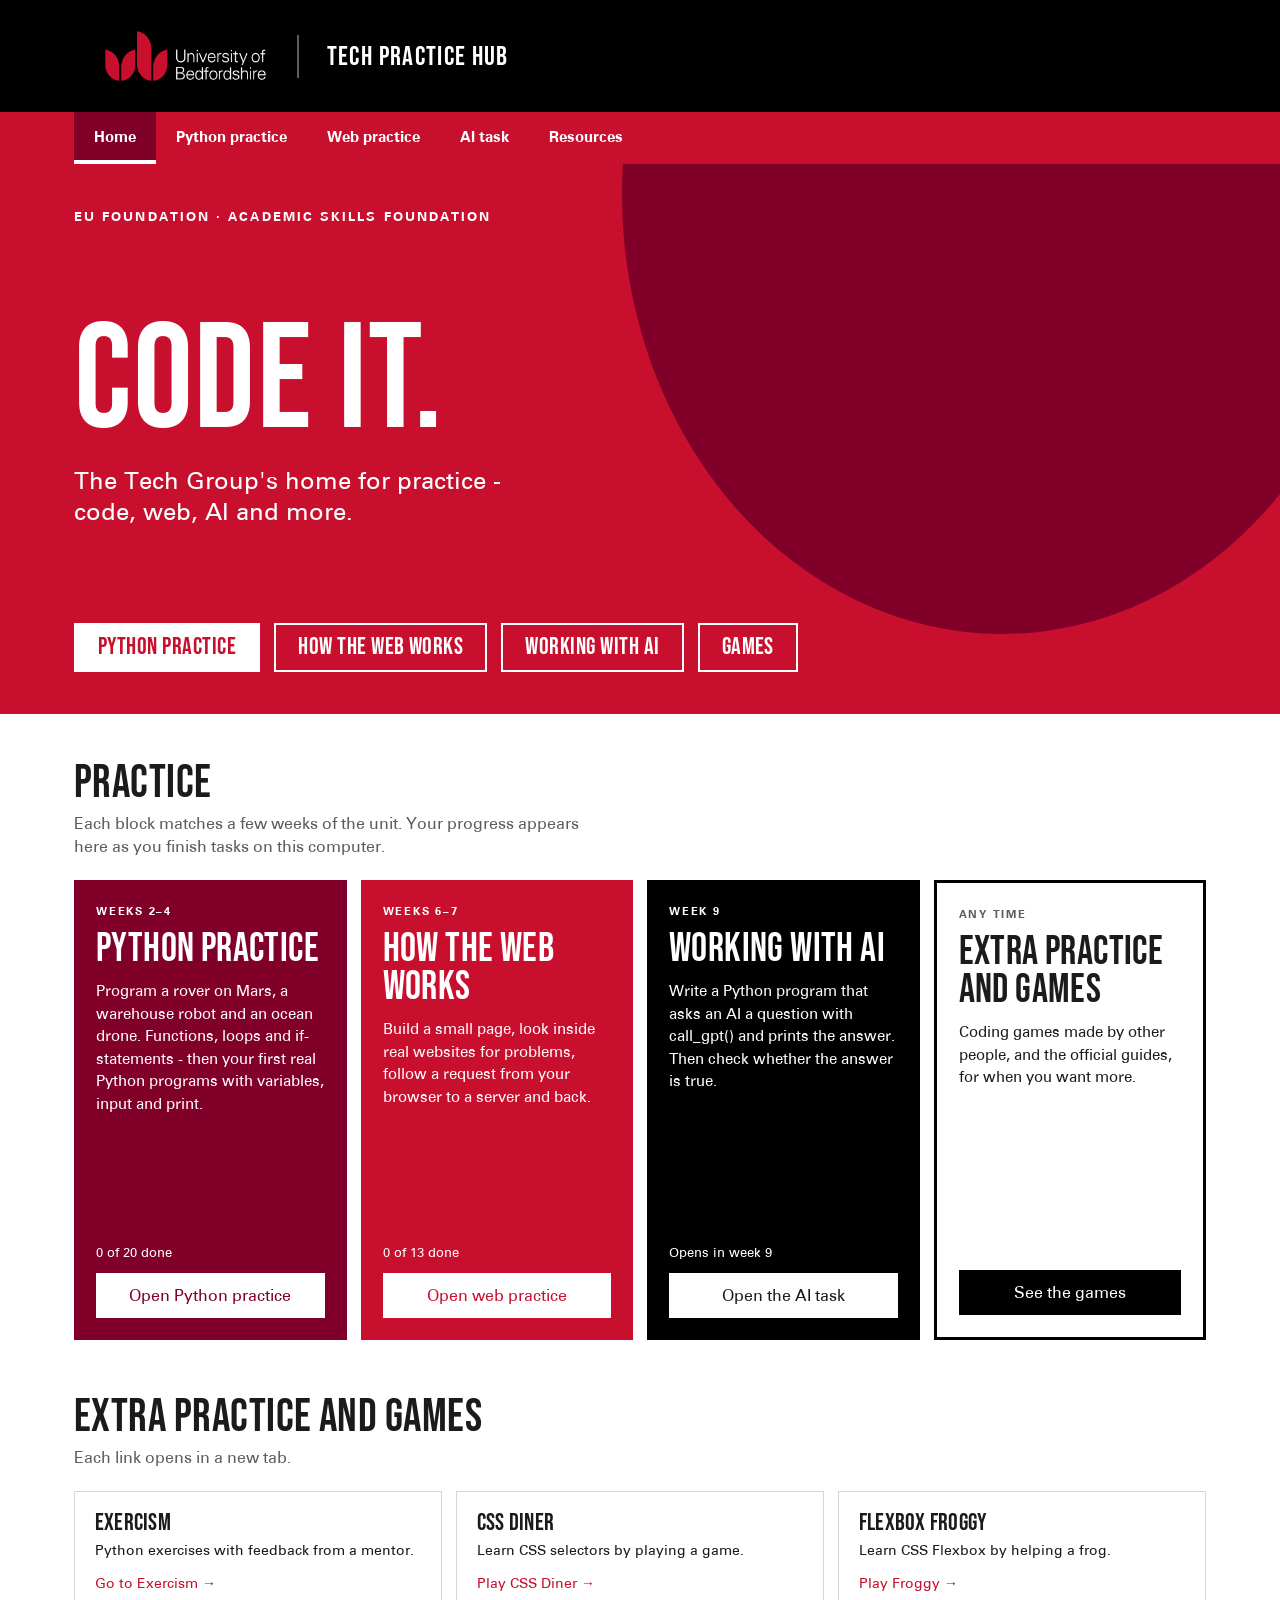
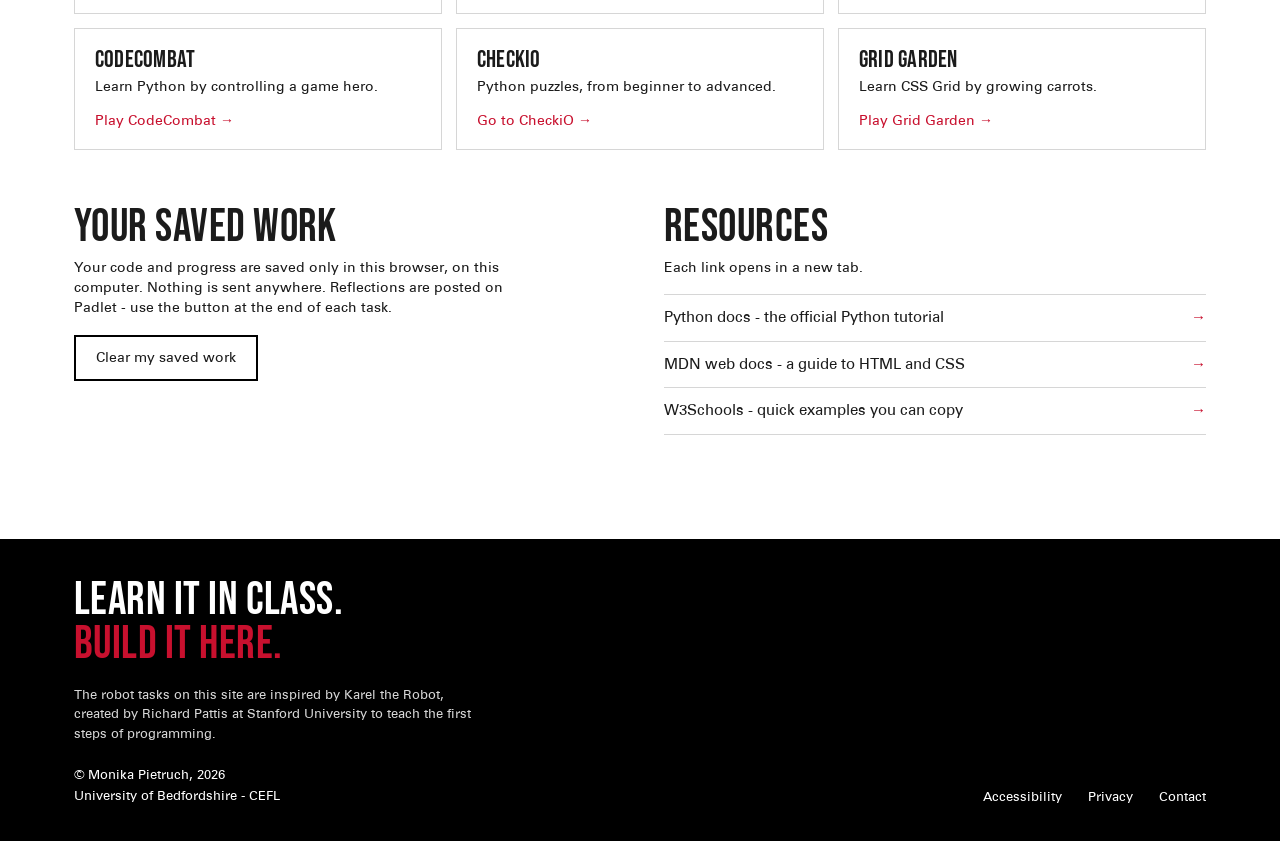
<file: index.html>
<!DOCTYPE html>
<html lang="en-GB">
<head>
  <meta charset="utf-8">
  <meta name="viewport" content="width=device-width, initial-scale=1">
  <title>Tech Practice Hub</title>
  <link rel="icon" href="assets/favicon.svg" type="image/svg+xml">
  <link rel="stylesheet" href="css/base.css">
  <link rel="stylesheet" href="css/home.css">
</head>
<body>
  <div data-layout="header"></div>
  <div data-layout="nav"></div>
  <script src="js/dom.js"></script>
  <script src="js/layout.js"></script>

  <main id="main" tabindex="-1">
    <section class="hero">
      <div class="wrap">
        <p class="eyebrow">EU FOUNDATION · ACADEMIC SKILLS FOUNDATION</p>
        <h1>Code it.</h1>
        <p class="lede">The Tech Group's home for practice - code, web, AI and more.</p>
        <div class="chips">
          <a class="chip on" href="practice-python.html">Python practice</a>
          <a class="chip" href="practice-web.html">How the web works</a>
          <a class="chip" href="practice-ai.html">Working with AI</a>
          <a class="chip" href="#extra">Games</a>
        </div>
      </div>
    </section>

    <section class="block">
      <div class="wrap">
        <h2>Practice</h2>
        <p class="intro">Each block matches a few weeks of the unit. Your progress appears here as you finish tasks on this computer.</p>
        <div class="cards">
          <div class="card maroon" data-weeks="2,3,4">
            <div class="when">WEEKS 2&ndash;4</div>
            <h3>Python practice</h3>
            <p>Program a rover on Mars, a warehouse robot and an ocean drone. Functions, loops and if-statements - then your first real Python programs with variables, input and print.</p>
            <div class="foot">
              <div class="count"></div>
              <a class="btn" href="practice-python.html">Open Python practice</a>
            </div>
          </div>
          <div class="card red" data-weeks="6,7">
            <div class="when">WEEKS 6&ndash;7</div>
            <h3>How the web works</h3>
            <p>Build a small page, look inside real websites for problems, follow a request from your browser to a server and back.</p>
            <div class="foot">
              <div class="count"></div>
              <a class="btn" href="practice-web.html">Open web practice</a>
            </div>
          </div>
          <div class="card black" data-weeks="9">
            <div class="when">WEEK 9</div>
            <h3>Working with AI</h3>
            <p>Write a Python program that asks an AI a question with call_gpt() and prints the answer. Then check whether the answer is true.</p>
            <div class="foot">
              <div class="count">Opens in week 9</div>
              <a class="btn" href="practice-ai.html">Open the AI task</a>
            </div>
          </div>
          <div class="card outline">
            <div class="when">ANY TIME</div>
            <h3>Extra practice and games</h3>
            <p>Coding games made by other people, and the official guides, for when you want more.</p>
            <div class="foot">
              <a class="btn" href="#extra">See the games</a>
            </div>
          </div>
        </div>
      </div>
    </section>

    <section class="block" id="extra">
      <div class="wrap">
        <h2>Extra practice and games</h2>
        <p class="intro">Each link opens in a new tab.</p>
        <div class="games">
          <div class="game">
            <h3>Exercism</h3>
            <p>Python exercises with feedback from a mentor.</p>
            <a href="https://exercism.org/tracks/python" target="_blank" rel="noopener">Go to Exercism &rarr;</a>
          </div>
          <div class="game">
            <h3>CSS Diner</h3>
            <p>Learn CSS selectors by playing a game.</p>
            <a href="https://flukeout.github.io/" target="_blank" rel="noopener">Play CSS Diner &rarr;</a>
          </div>
          <div class="game">
            <h3>Flexbox Froggy</h3>
            <p>Learn CSS Flexbox by helping a frog.</p>
            <a href="https://flexboxfroggy.com/" target="_blank" rel="noopener">Play Froggy &rarr;</a>
          </div>
          <div class="game">
            <h3>CodeCombat</h3>
            <p>Learn Python by controlling a game hero.</p>
            <a href="https://codecombat.com/" target="_blank" rel="noopener">Play CodeCombat &rarr;</a>
          </div>
          <div class="game">
            <h3>CheckiO</h3>
            <p>Python puzzles, from beginner to advanced.</p>
            <a href="https://py.checkio.org/" target="_blank" rel="noopener">Go to CheckiO &rarr;</a>
          </div>
          <div class="game">
            <h3>Grid Garden</h3>
            <p>Learn CSS Grid by growing carrots.</p>
            <a href="https://cssgridgarden.com/" target="_blank" rel="noopener">Play Grid Garden &rarr;</a>
          </div>
        </div>
      </div>
    </section>
    <div class="block">
      <div class="wrap two">
        <section>
          <h2>Your saved work</h2>
          <p>Your code and progress are saved only in this browser, on this computer. Nothing is sent anywhere. Reflections are posted on Padlet - use the button at the end of each task.</p>
          <p><button type="button" class="button" id="clear-work">Clear my saved work</button></p>
          <p id="saved-message" role="status"></p>
        </section>
        <section id="resources">
          <h2>Resources</h2>
          <p>Each link opens in a new tab.</p>
          <ul class="reslist">
            <li><a href="https://docs.python.org/3/tutorial/" target="_blank" rel="noopener"><span>Python docs - the official Python tutorial</span> <span>&rarr;</span></a></li>
            <li><a href="https://developer.mozilla.org/en-US/docs/Learn_web_development" target="_blank" rel="noopener"><span>MDN web docs - a guide to HTML and CSS</span> <span>&rarr;</span></a></li>
            <li><a href="https://www.w3schools.com/python/" target="_blank" rel="noopener"><span>W3Schools - quick examples you can copy</span> <span>&rarr;</span></a></li>
          </ul>
        </section>
      </div>
    </div>
  </main>
    <div data-layout="footer"></div>

  <script src="js/progress.js"></script>
  <script src="js/tasks.js"></script>
  <script src="js/home.js"></script>
</body>
</html>
</file>
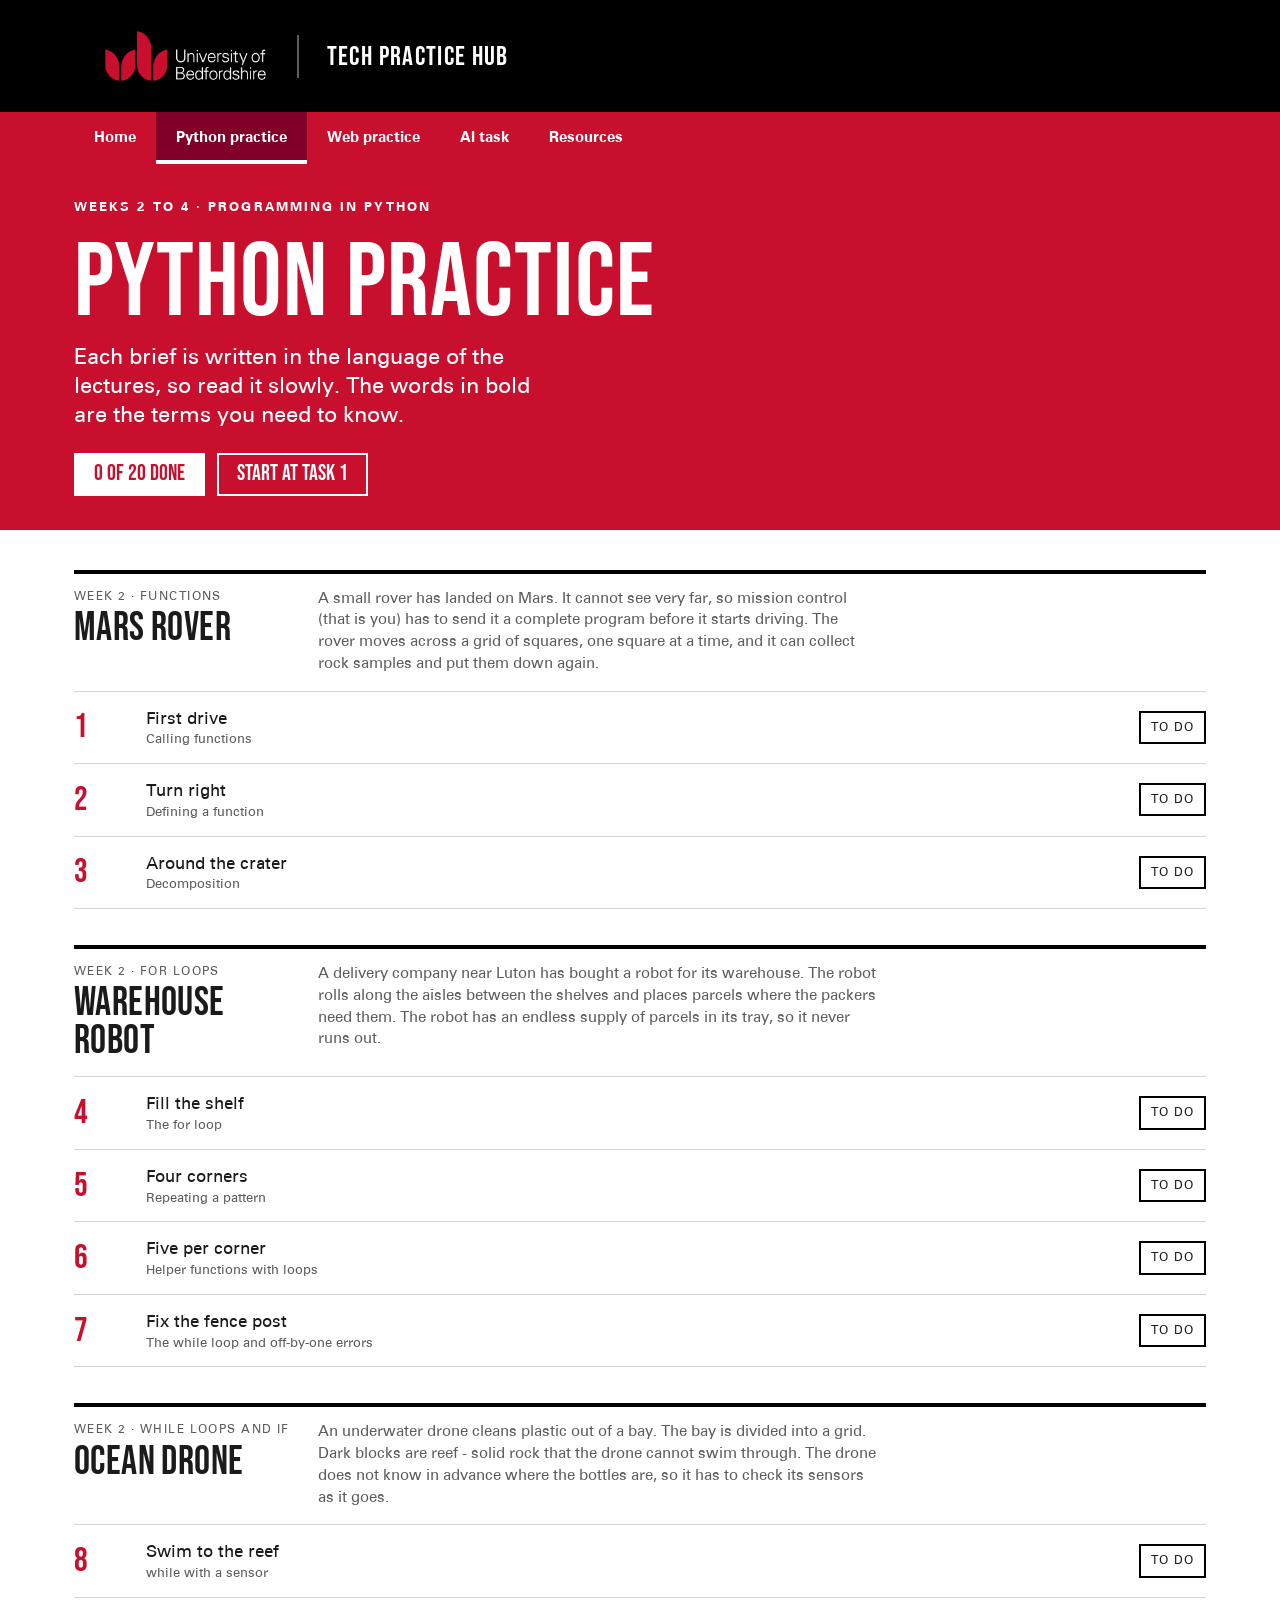
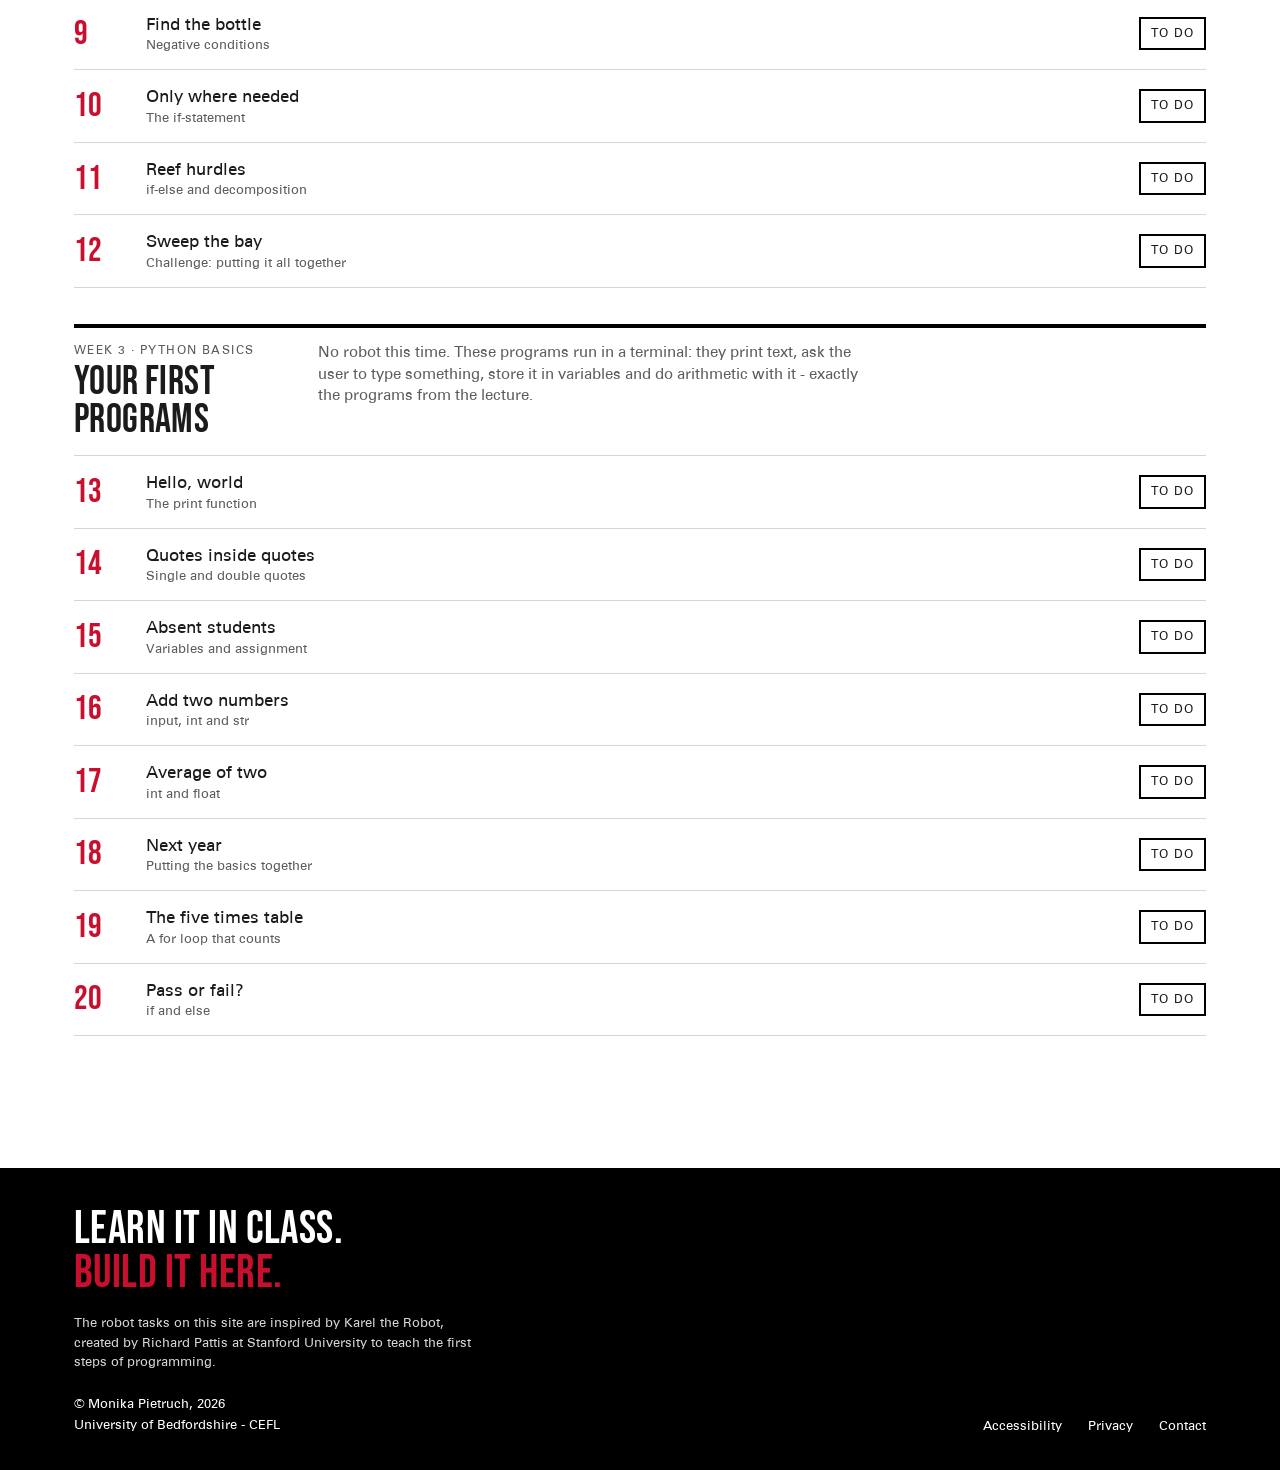
<file: practice-python.html>
<!DOCTYPE html>
<html lang="en-GB">
<head>
  <meta charset="utf-8">
  <meta name="viewport" content="width=device-width, initial-scale=1">
  <title>Python practice - Tech Practice Hub</title>
  <link rel="icon" href="assets/favicon.svg" type="image/svg+xml">
  <link rel="stylesheet" href="css/base.css">
  <link rel="stylesheet" href="css/task-list.css">
  <link rel="stylesheet" href="css/task-rows.css">
  <link rel="stylesheet" href="css/task-page.css">
  <link rel="stylesheet" href="css/python.css">
  <link rel="stylesheet" href="css/python-editor.css">
  <link rel="stylesheet" href="css/quick-practice.css">
  <link rel="stylesheet" href="css/robot.css">
</head>
<body>
  <div data-layout="header"></div>
  <div data-layout="nav"></div>
  <script src="js/dom.js"></script>
  <script src="js/layout.js"></script>

  <main id="main" tabindex="-1">
    <section class="notice">
      <div class="wrap">
        <h1>Python practice</h1>
        <p>Loading the tasks…</p>
        <noscript><p>This page needs JavaScript. Please switch it on in your browser.</p></noscript>
      </div>
    </section>
  </main>

  <div data-layout="footer"></div>

  <script src="js/tasks.js"></script>
  <script src="js/progress.js"></script>
  <script src="js/shell.js"></script>
  <script src="js/task-rows.js"></script>
  <script src="js/task-page.js"></script>
  <script src="js/compare.js"></script>
  <script src="js/python/minipy.js"></script>
  <script src="js/python/editor-lock.js"></script>
  <script src="js/python/editor.js"></script>
  <script src="js/python/console-check.js"></script>
  <script src="js/python/quick-practice.js"></script>
  <script src="js/python/console-screen.js"></script>
  <script src="js/python/robot-world.js"></script>
  <script src="js/python/robot-render.js"></script>
  <script src="js/python/robot-screen.js"></script>
  <script>
    // What this page shows. js/shell.js draws it.
    Shell.init({
      page: "practice-python.html",
      title: "Python practice",
      eyebrow: "Weeks 2 to 4 · Programming in Python",
      lede: "Each brief is written in the language of the lectures, so read it slowly. The words in bold are the terms you need to know.",
      listScreen: TaskRows,
      strands: [
        {
          type: "robot",
          world: "mars",
          key: "mars",
          title: "Mars rover",
          sub: "Week 2 · Functions",
          text: "A small rover has landed on Mars. It cannot see very far, so mission control (that is you) has to send it a complete program before it starts driving. The rover moves across a grid of squares, one square at a time, and it can collect rock samples and put them down again."
        },
                {
          type: "robot",
          world: "warehouse",
          key: "warehouse",
          title: "Warehouse robot",
          sub: "Week 2 · For loops",
          text: "A delivery company near Luton has bought a robot for its warehouse. The robot rolls along the aisles between the shelves and places parcels where the packers need them. The robot has an endless supply of parcels in its tray, so it never runs out."
        },
                {
          type: "robot",
          world: "ocean",
          key: "ocean",
          title: "Ocean drone",
          sub: "Week 2 · While loops and if",
          text: "An underwater drone cleans plastic out of a bay. The bay is divided into a grid. Dark blocks are reef - solid rock that the drone cannot swim through. The drone does not know in advance where the bottles are, so it has to check its sensors as it goes."
        },
        {
          type: "console",
          key: "console",
          title: "Your first programs",
          sub: "Week 3 · Python basics",
          text: "No robot this time. These programs run in a terminal: they print text, ask the user to type something, store it in variables and do arithmetic with it - exactly the programs from the lecture."
        }
      ]
    });
  </script>
</body>
</html>
</file>
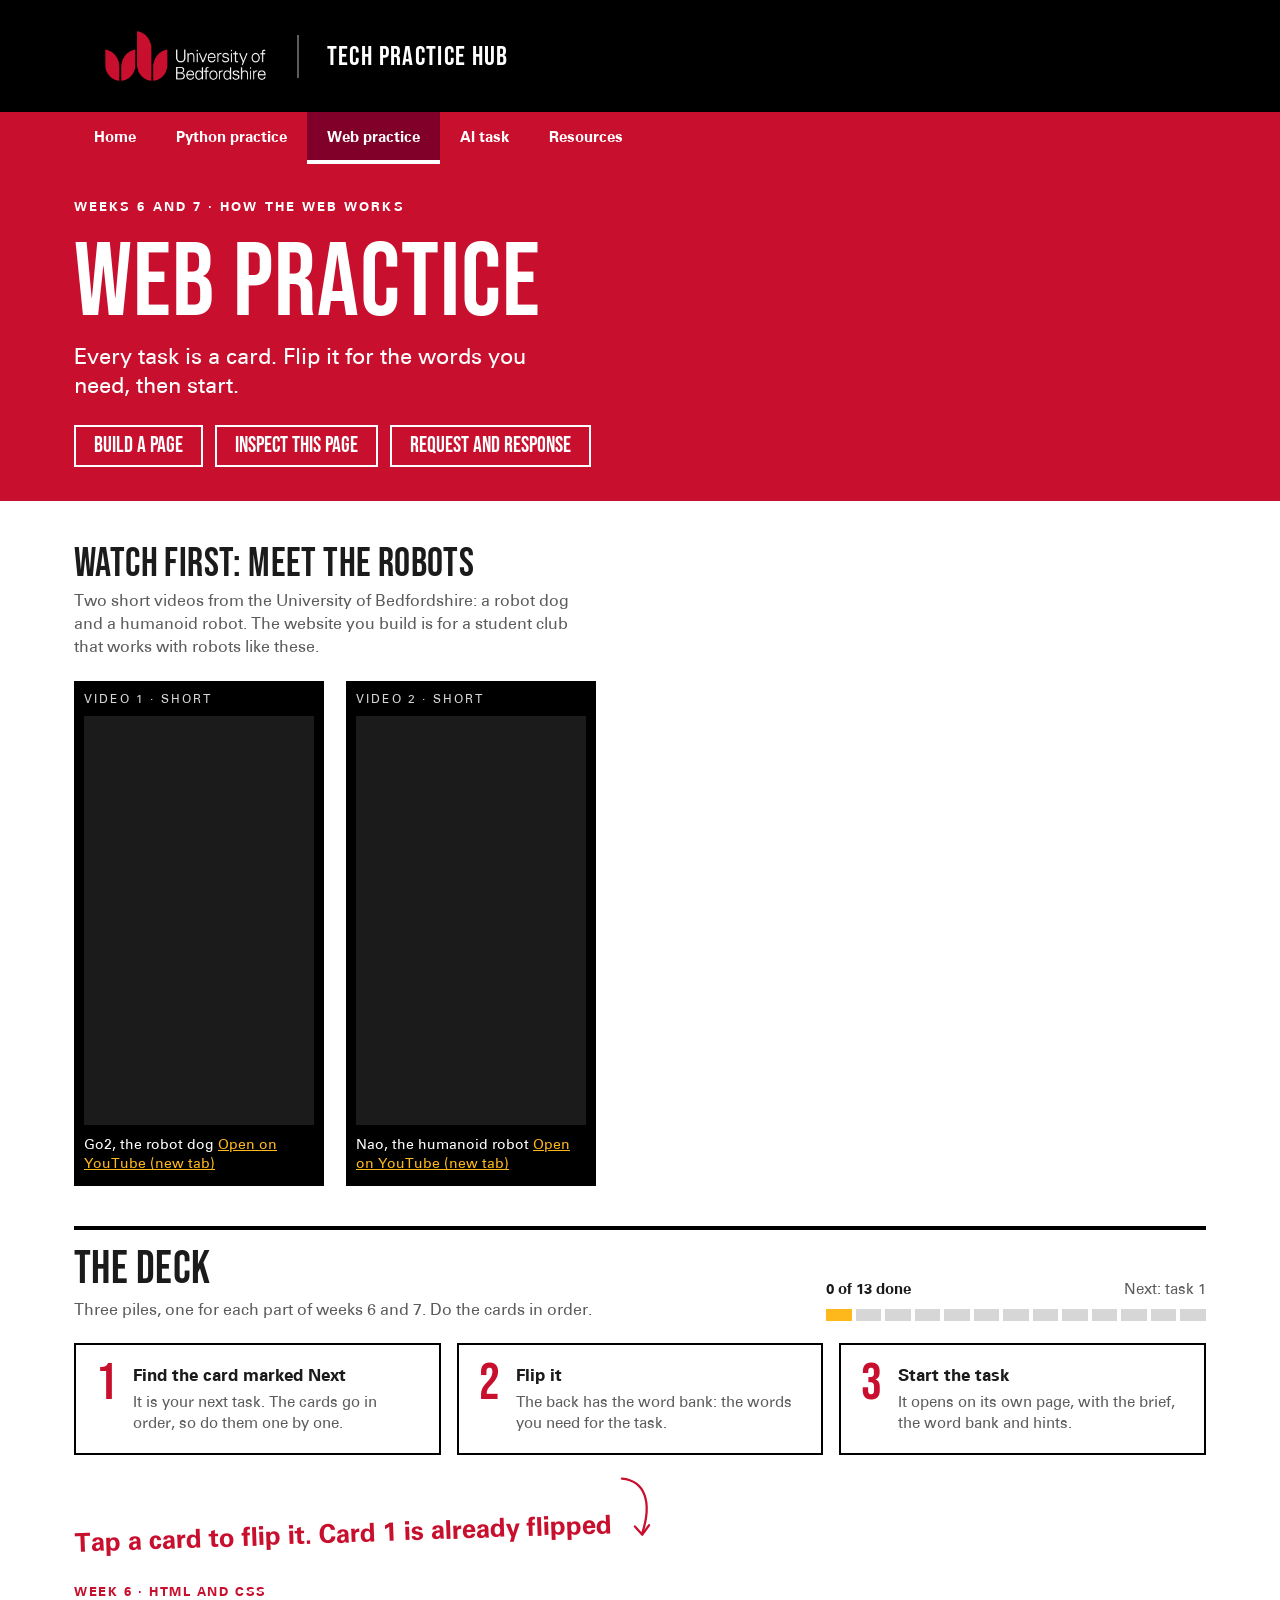
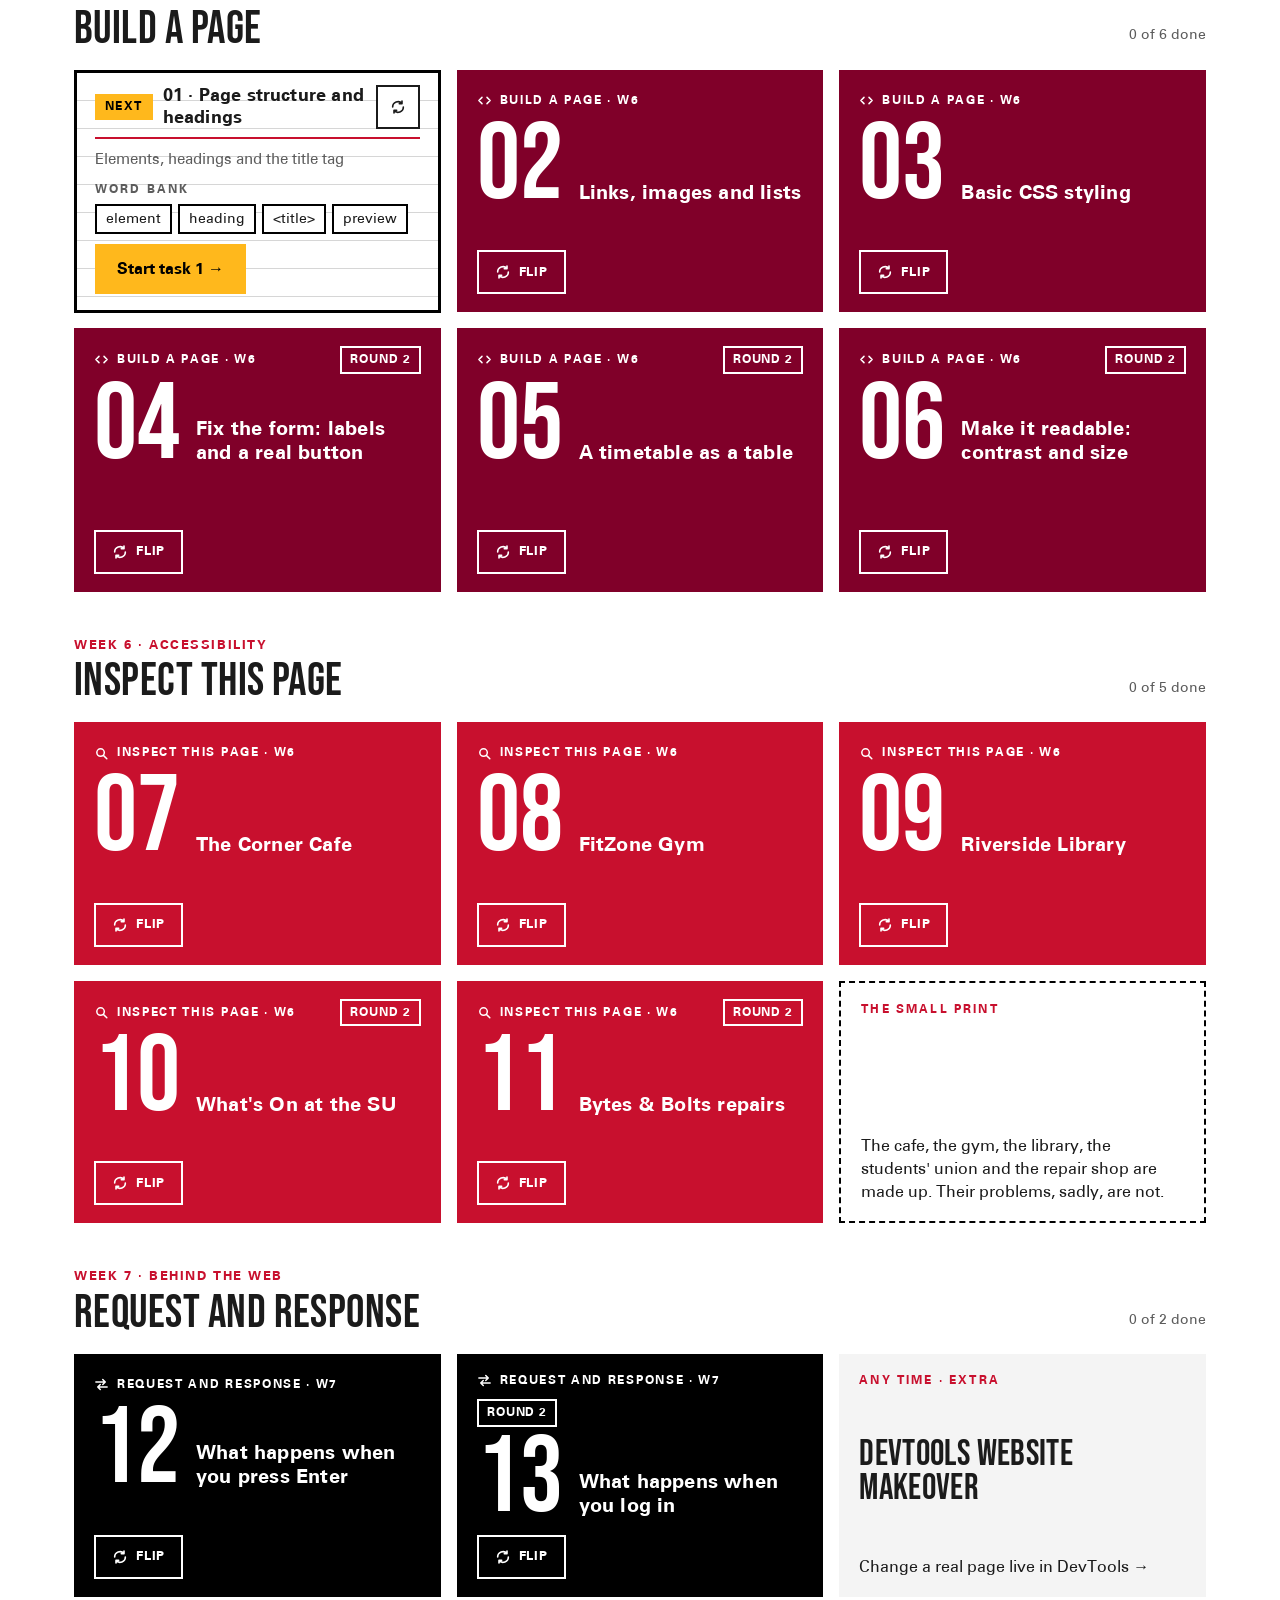
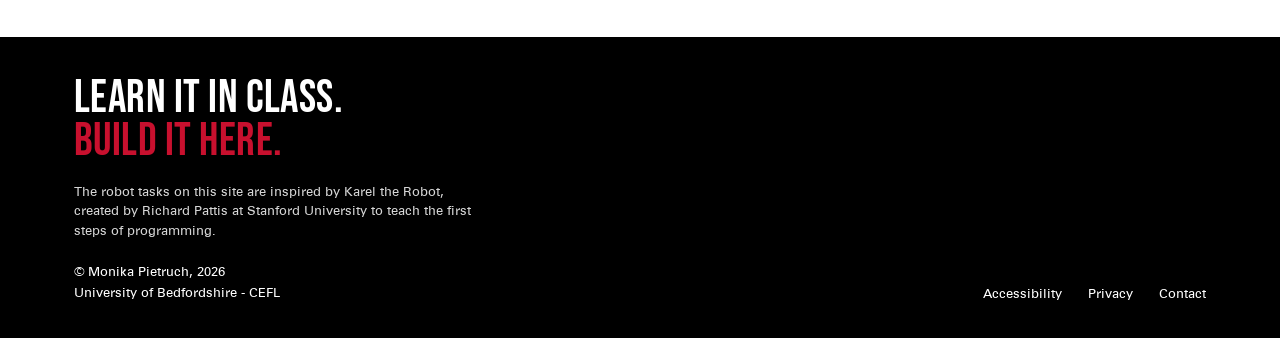
<file: practice-web.html>
<!DOCTYPE html>
<html lang="en-GB">
<head>
  <meta charset="utf-8">
  <meta name="viewport" content="width=device-width, initial-scale=1">
  <title>Web practice - Tech Practice Hub</title>
  <link rel="icon" href="assets/favicon.svg" type="image/svg+xml">
  <link rel="stylesheet" href="css/base.css">
  <link rel="stylesheet" href="css/task-list.css">
  <link rel="stylesheet" href="css/cards.css">
  <link rel="stylesheet" href="css/task-page.css">
  <link rel="stylesheet" href="css/browser-window.css">
  <link rel="stylesheet" href="css/web.css">
  <link rel="stylesheet" href="css/html-editor.css">
</head>
<body>
  <div data-layout="header"></div>
  <div data-layout="nav"></div>
  <script src="js/dom.js"></script>
  <script src="js/layout.js"></script>

  <main id="main" tabindex="-1">
    <section class="notice">
      <div class="wrap">
        <h1>Web practice</h1>
        <p>Loading the tasks…</p>
        <noscript><p>This page needs JavaScript. Please switch it on in your browser.</p></noscript>
      </div>
    </section>
  </main>

  <div data-layout="footer"></div>

  <script src="js/tasks.js"></script>
  <script src="js/progress.js"></script>
  <script src="js/shell.js"></script>
  <script src="js/web/browser-window.js"></script>
  <script src="js/web/walkthrough.js"></script>
  <script src="js/web/inspect.js"></script>
  <script src="js/web/contrast.js"></script>
  <script src="js/web/checks.js"></script>
  <script src="js/web/html-editor.js"></script>
  <script src="js/task-list.js"></script>
  <script src="js/task-page.js"></script>
    <script>
    // What this page shows. js/shell.js draws it.
    Shell.init({
      page: "practice-web.html",
      title: "Web practice",
      eyebrow: "Weeks 6 and 7 · How the web works",
      lede: "Every task is a card. Flip it for the words you need, then start.",
      deckText: "Three piles, one for each part of weeks 6 and 7. Do the cards in order.",
      strands: [
        {
          type: "html-editor",
          key: "build",
          title: "Build a page",
          sub: "Week 6 · HTML and CSS",
          icon: "M8 7l-5 5 5 5M16 7l5 5-5 5",
          text: "The Robotics Club needs a website, and you are building it one task at a time: first the page structure, then the links, image and list, then the CSS. Edit the HTML and CSS boxes, watch the preview change as you type, and keep going until every item on the checklist is green.",
          roundTwo: {
            ids: ["web-w6-07", "web-w6-08", "web-w6-09"],
            title: "Build a page: more practice",
            text: "Three more pages, each with its own look: a sign-up form for the Drone Society, a timetable for the computer labs, and a night-bus page that is almost impossible to read. Same rules: fix the HTML and CSS, watch the preview change, and stop when every item on the checklist is green."
          },
          watch: {
            title: "Watch first: meet the robots",
            intro: "Two short videos from the University of Bedfordshire: a robot dog and a humanoid robot. The website you build is for a student club that works with robots like these.",
            videos: [
              { id: "GFr7eIgJTuI", title: "Meet Go2: The Robotic Dog at the University of Bedfordshire", short: "Go2, the robot dog" },
              { id: "hPcvy42bEQQ", title: "Meet Nao: The Humanoid Robot at the University of Bedfordshire", short: "Nao, the humanoid robot" }
            ]
          }
        },
        {
          type: "inspect",
          key: "inspect",
          title: "Inspect this page",
          sub: "Week 6 · Accessibility",
          icon: "M16.5 10.5a6 6 0 1 1-12 0a6 6 0 1 1 12 0M15 15l5.5 5.5",
          text: "Three websites that look fine at first glance: a cafe, a gym and a library. Each one hides five problems that make it hard for some people to use. Open the developer tools, find the problems, and say why each one matters for a real user.",
          roundTwo: {
            ids: ["web-w6-10", "web-w6-11"],
            title: "Inspect this page: new problems",
            text: "Two more websites: the students' union's what's-on page and a phone repair shop. Some of the problems are ones you have already found three times; some are new, so read every item in the list carefully before you tick."
          },
          endCard: {
            label: "The small print",
            text: "The cafe, the gym, the library, the students' union and the repair shop are made up. Their problems, sadly, are not."
          }
        },
        {
          type: "walkthrough",
          key: "behind",
          title: "Request and response",
          sub: "Week 7 · Behind the web",
          icon: "M3 8h15M14 4l4 4-4 4M21 16H6M10 12l-4 4 4 4",
          text: "Type an address, press Enter and follow what happens in the next second: the browser, DNS, the request, the server, the database, the response. Then match the terms to their meanings and explain one of them in your own words.",
          roundTwo: {
            ids: ["web-w7-02"],
            title: "Logging in",
            text: "Type a username, press Log in and follow what happens: the form, the POST request, the server, the password check, the database and the cookie that keeps you logged in. Then match the terms and explain one of them in your own words."
          },
          endCard: {
            label: "Any time · Extra",
            title: "DevTools website makeover",
            text: "Change a real page live in DevTools →",
            href: "exercises/html-css-1/html-css-1-devtools.html"
          }
        }
      ]
    });
  </script>
</body>
</html>
</file>
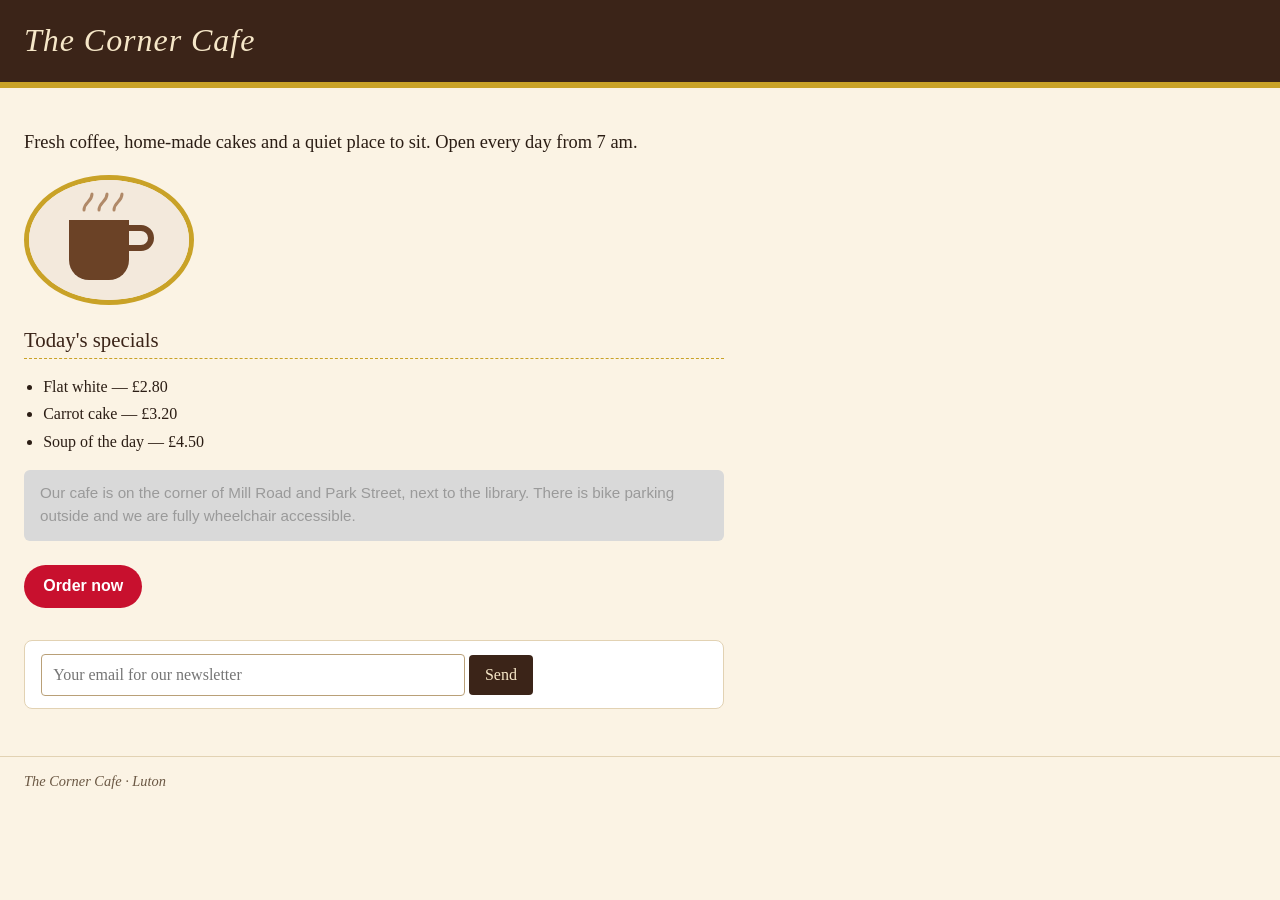
<file: samples/cafe-site.html>
<!DOCTYPE html>
<!--
  samples/cafe-site.html — a deliberately flawed page for the "Inspect this page"
  task. It contains five problems for students to find (marked with
  data-flaw so samples/reveal.js can highlight them with ?reveal=1):
  an image with no alt text, a heading that jumps from h1 to h4, grey text
  on grey, a "button" made from a div, and an input with no label.
  Do not "fix" this file — the flaws are the point.
-->
<html lang="en">
<head>
  <meta charset="UTF-8" />
  <meta name="viewport" content="width=device-width, initial-scale=1.0" />
  <title>The Corner Cafe</title>
  <style>
    /* A warm coffee-house look: cream paper, espresso brown, serif headings. */
    body { font-family: Georgia, "Times New Roman", serif; margin: 0; color: #2B1D14; background: #FBF3E4; }
    header { background: #3B2418; color: #F6E7C8; padding: 1.4rem 1.5rem; border-bottom: 6px solid #C9A227; }
    header h1 { margin: 0; font-size: 2rem; font-weight: 400; letter-spacing: .03em; font-style: italic; }
    main { padding: 1.4rem 1.5rem; max-width: 700px; line-height: 1.5; }
    main > p:first-child { font-size: 1.15rem; }
    img { display: block; margin: 0.6rem 0 1.2rem; border-radius: 50%; border: 5px solid #C9A227; }
    h4 { margin: 1.2rem 0 0.4rem; font-size: 1.3rem; font-weight: 400; color: #3B2418; border-bottom: 1px dashed #C9A227; padding-bottom: .2rem; }
    ul { padding-left: 1.2rem; }
    li { margin-bottom: .2rem; }
    .info { background: #d9d9d9; color: #9a9a9a; padding: 0.8rem 1rem; border-radius: 6px; margin: 1rem 0; font-family: Arial, sans-serif; font-size: .95rem; }
    .btn { display: inline-block; background: #C8102E; color: #fff; padding: 0.6rem 1.2rem; border-radius: 999px; cursor: pointer; margin: 0.5rem 0 1rem; font-family: Arial, sans-serif; font-weight: 700; }
    form { margin-top: 1rem; background: #fff; border: 1px solid #E2D2B3; padding: .8rem 1rem; border-radius: 8px; }
    input { padding: 0.5rem 0.7rem; border: 1px solid #B9A078; border-radius: 4px; width: 60%; font: inherit; }
    button { padding: 0.5rem 1rem; border: none; background: #3B2418; color: #F6E7C8; border-radius: 4px; font: inherit; }
    footer { padding: 1rem 1.5rem; font-size: 0.9rem; color: #6B5844; border-top: 1px solid #E2D2B3; margin-top: 1.5rem; font-style: italic; }
  </style>
</head>
<body>
  <header>
    <h1>The Corner Cafe</h1>
  </header>
  <main>
    <p>Fresh coffee, home-made cakes and a quiet place to sit. Open every day from 7 am.</p>

    <img src="img/coffee.svg" width="160" height="120" data-flaw="alt" />

    <h4 data-flaw="heading">Today's specials</h4>
    <ul>
      <li>Flat white — £2.80</li>
      <li>Carrot cake — £3.20</li>
      <li>Soup of the day — £4.50</li>
    </ul>

    <p class="info" data-flaw="contrast">Our cafe is on the corner of Mill Road and Park Street, next to the library. There is bike parking outside and we are fully wheelchair accessible.</p>

    <div class="btn" onclick="this.textContent='Thanks!'" data-flaw="divbutton">Order now</div>

    <form onsubmit="return false">
      <input type="text" placeholder="Your email for our newsletter" data-flaw="label" />
      <button type="submit">Send</button>
    </form>
  </main>
  <footer>The Corner Cafe · Luton</footer>
  <script src="reveal.js?v=2"></script>
</body>
</html>
</file>
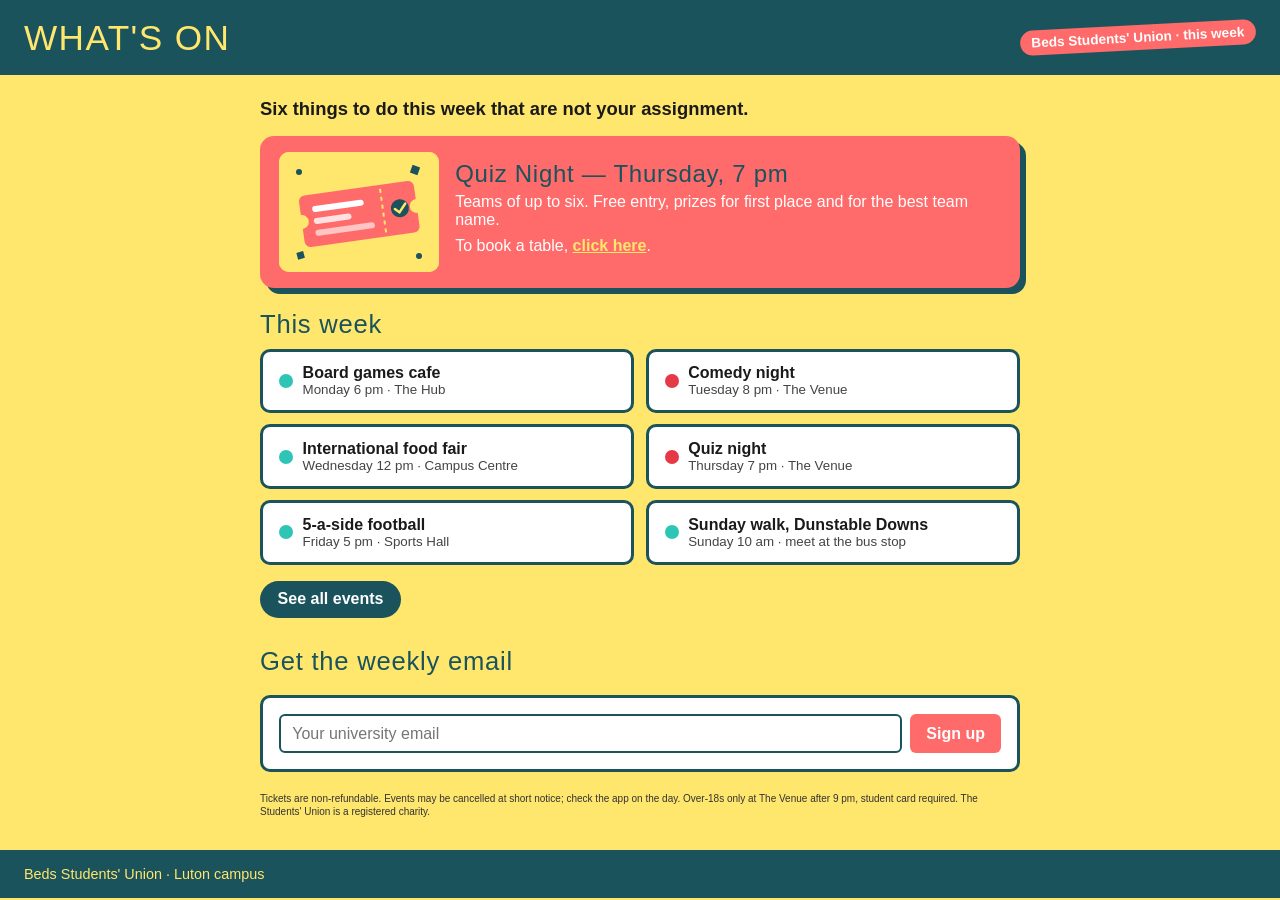
<file: samples/events-site.html>
<!DOCTYPE html>
<!--
  samples/events-site.html — a deliberately flawed page for the second round
  of "Inspect this page" tasks (web-w6-10). It looks like a bright poster
  for the students' union, and it hides five problems, marked with data-flaw
  so samples/reveal.js can outline them with ?reveal=1:
    badalt      alt text that is a file name, not a description
    clickhere   a link whose only text is "click here"
    tiny        small print at 10px
    colouronly  ticket availability shown by a coloured dot and nothing else
    label       an input with a placeholder but no <label>
  The headings are in order and there is a real <button>, so the decoys in
  the task ("no h1", "a <div> button") are not true here.
  Do not "fix" this file — the flaws are the point.
-->
<html lang="en">
<head>
  <meta charset="UTF-8" />
  <meta name="viewport" content="width=device-width, initial-scale=1.0" />
  <title>What's On — Beds Students' Union</title>
  <style>
    body { margin: 0; font-family: "Trebuchet MS", "Segoe UI", Helvetica, Arial, sans-serif; background: #FFE66D; color: #1A1A1A; }
    .top { background: #1A535C; color: #FFE66D; padding: 1.1rem 1.5rem; display: flex; justify-content: space-between; align-items: center; gap: 1rem; flex-wrap: wrap; }
    .top h1 { margin: 0; font-size: 2.2rem; letter-spacing: .04em; text-transform: uppercase; font-family: Impact, "Arial Black", "Trebuchet MS", sans-serif; font-weight: 400; }
    .top .tag { background: #FF6B6B; color: #fff; padding: .3rem .7rem; border-radius: 999px; font-weight: 700; font-size: .85rem; transform: rotate(-3deg); }
    main { max-width: 760px; margin: 0 auto; padding: 1.4rem 1.5rem 2rem; }
    .lead { font-size: 1.15rem; margin: 0 0 1rem; font-weight: 700; }
    .poster { display: flex; align-items: center; gap: 1rem; background: #FF6B6B; color: #fff; padding: 1rem 1.2rem; border-radius: 14px; margin: 1rem 0 1.4rem; box-shadow: 6px 6px 0 #1A535C; }
    .poster img { border-radius: 10px; background: #FFE66D; flex: none; }
    .poster h2 { margin: 0 0 .3rem; font-size: 1.5rem; font-family: Impact, "Arial Black", sans-serif; font-weight: 400; letter-spacing: .03em; }
    .poster p { margin: 0 0 .5rem; }
    .poster a { color: #FFE66D; font-weight: 700; }
    h2 { font-family: Impact, "Arial Black", sans-serif; font-weight: 400; letter-spacing: .03em; font-size: 1.6rem; margin: 1.4rem 0 .6rem; color: #1A535C; }
    .events { list-style: none; margin: 0; padding: 0; display: grid; grid-template-columns: 1fr 1fr; gap: .7rem; }
    .events li { background: #fff; border-radius: 10px; padding: .8rem 1rem; border: 3px solid #1A535C; display: flex; align-items: center; gap: .6rem; font-weight: 700; }
    .events small { display: block; font-weight: 400; color: #444; }
    .dot { width: 14px; height: 14px; border-radius: 50%; flex: none; display: inline-block; }
    .dot.g { background: #2EC4B6; } .dot.r { background: #E63946; }
    .btn { display: inline-block; background: #1A535C; color: #fff; text-decoration: none; padding: .6rem 1.1rem; border-radius: 999px; font-weight: 700; margin: 1rem 0 .4rem; }
    form { margin-top: 1.2rem; background: #fff; border-radius: 10px; padding: 1rem; border: 3px solid #1A535C; display: flex; gap: .5rem; flex-wrap: wrap; }
    form input { flex: 1; min-width: 180px; padding: .55rem .7rem; border: 2px solid #1A535C; border-radius: 6px; font: inherit; }
    form button { padding: .55rem 1rem; border: 0; border-radius: 6px; background: #FF6B6B; color: #fff; font: inherit; font-weight: 700; cursor: pointer; }
    .smallprint { font-size: 10px; color: #333; margin: 1.2rem 0 0; line-height: 1.3; }
    footer { background: #1A535C; color: #FFE66D; padding: 1rem 1.5rem; font-size: .9rem; }
    @media (max-width: 560px) { .events { grid-template-columns: 1fr; } .poster { flex-direction: column; align-items: flex-start; } }
  </style>
</head>
<body>
  <header class="top">
    <h1>What's On</h1>
    <span class="tag">Beds Students' Union · this week</span>
  </header>
  <main>
    <p class="lead">Six things to do this week that are not your assignment.</p>

    <div class="poster">
      <img src="img/ticket.svg" width="160" height="120" alt="IMG_4471.jpg" data-flaw="badalt" />
      <div>
        <h2>Quiz Night — Thursday, 7 pm</h2>
        <p>Teams of up to six. Free entry, prizes for first place and for the best team name.</p>
        <p>To book a table, <a href="#" data-flaw="clickhere">click here</a>.</p>
      </div>
    </div>

    <h2>This week</h2>
    <ul class="events" data-flaw="colouronly">
      <li><span class="dot g"></span><span>Board games cafe<small>Monday 6 pm · The Hub</small></span></li>
      <li><span class="dot r"></span><span>Comedy night<small>Tuesday 8 pm · The Venue</small></span></li>
      <li><span class="dot g"></span><span>International food fair<small>Wednesday 12 pm · Campus Centre</small></span></li>
      <li><span class="dot r"></span><span>Quiz night<small>Thursday 7 pm · The Venue</small></span></li>
      <li><span class="dot g"></span><span>5-a-side football<small>Friday 5 pm · Sports Hall</small></span></li>
      <li><span class="dot g"></span><span>Sunday walk, Dunstable Downs<small>Sunday 10 am · meet at the bus stop</small></span></li>
    </ul>
    <a class="btn" href="#">See all events</a>

    <h2>Get the weekly email</h2>
    <form onsubmit="return false">
      <input type="email" placeholder="Your university email" data-flaw="label" />
      <button type="submit">Sign up</button>
    </form>

    <p class="smallprint" data-flaw="tiny">Tickets are non-refundable. Events may be cancelled at short notice; check the app on the day. Over-18s only at The Venue after 9 pm, student card required. The Students' Union is a registered charity.</p>
  </main>
  <footer>Beds Students' Union · Luton campus</footer>
  <script src="reveal.js?v=2"></script>
</body>
</html>
</file>
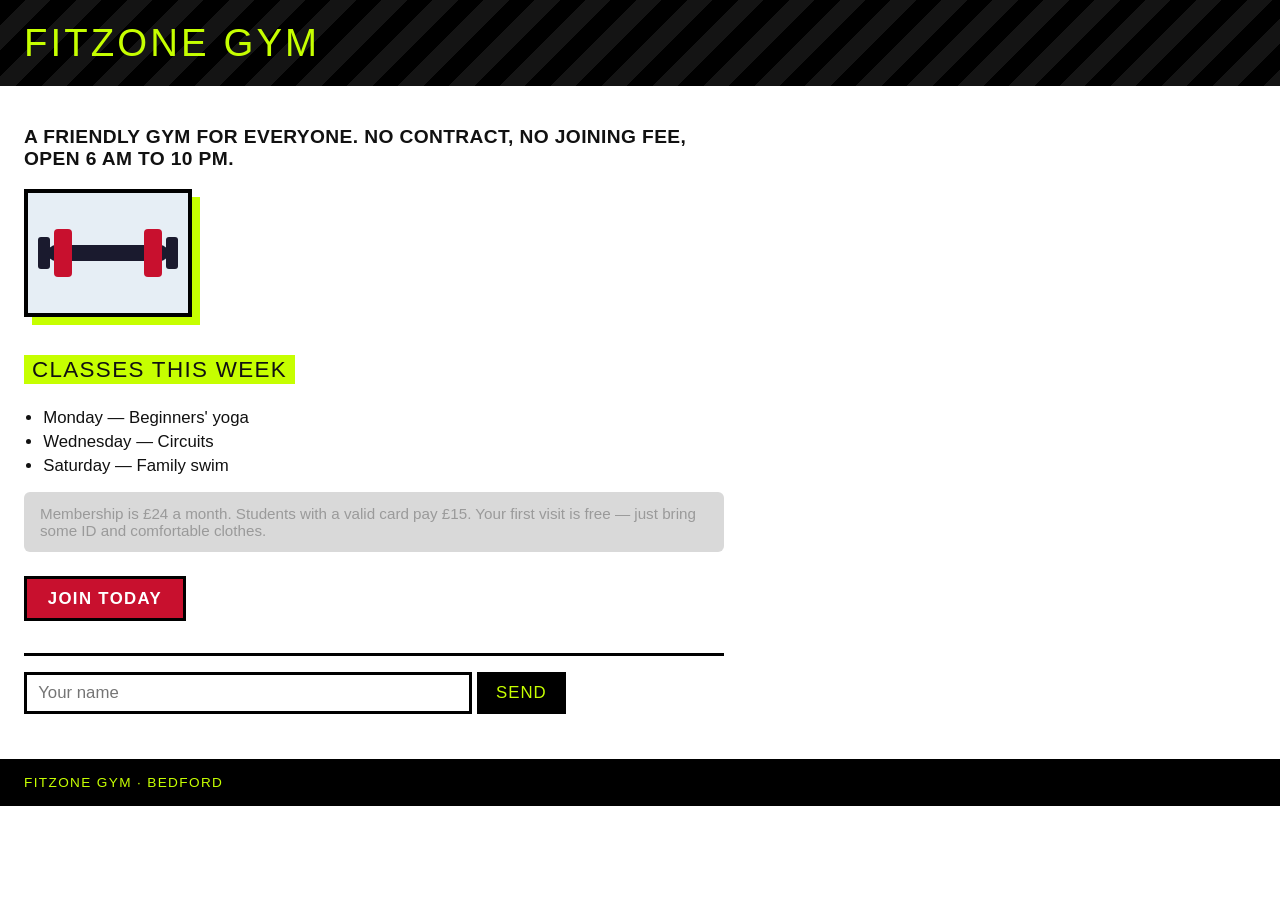
<file: samples/gym-site.html>
<!DOCTYPE html>
<!--
  samples/gym-site.html — a deliberately flawed page for the "Inspect this page"
  task. It contains five problems for students to find (marked with
  data-flaw so samples/reveal.js can highlight them with ?reveal=1):
  an image with no alt text, a heading that jumps from h1 to h4, grey text
  on grey, a "button" made from a div, and an input with no label.
  Do not "fix" this file — the flaws are the point.
-->
<html lang="en">
<head>
  <meta charset="UTF-8" />
  <meta name="viewport" content="width=device-width, initial-scale=1.0" />
  <title>FitZone Gym</title>
  <style>
    /* A loud gym look: black, lime and condensed capitals. */
    body { font-family: "Arial Narrow", "Helvetica Neue", Arial, sans-serif; margin: 0; color: #111; background: #fff; }
    header { background: #000; color: #C6FF00; padding: 1.3rem 1.5rem; background-image: repeating-linear-gradient(135deg, #000 0 18px, #141414 18px 36px); }
    header h1 { margin: 0; font-size: 2.4rem; text-transform: uppercase; letter-spacing: .08em; font-family: Impact, "Arial Narrow", sans-serif; font-weight: 400; }
    main { padding: 1.3rem 1.5rem; max-width: 700px; font-size: 1.05rem; }
    main > p:first-child { font-weight: 700; font-size: 1.2rem; text-transform: uppercase; letter-spacing: .02em; }
    img { display: block; margin: 0.5rem 0 1rem; border: 4px solid #000; box-shadow: 8px 8px 0 #C6FF00; }
    h4 { margin: 1.4rem 0 0.4rem; font-size: 1.4rem; text-transform: uppercase; letter-spacing: .06em; font-family: Impact, "Arial Narrow", sans-serif; font-weight: 400; background: #C6FF00; display: inline-block; padding: .1rem .5rem; }
    ul { padding-left: 1.2rem; }
    li { margin-bottom: .25rem; }
    .info { background: #d9d9d9; color: #9a9a9a; padding: 0.8rem 1rem; border-radius: 6px; margin: 1rem 0; font-family: Arial, sans-serif; font-size: .95rem; }
    .btn { display: inline-block; background: #C8102E; color: #fff; padding: 0.6rem 1.3rem; cursor: pointer; margin: 0.5rem 0 1rem; text-transform: uppercase; letter-spacing: .08em; font-weight: 700; border: 3px solid #000; }
    form { margin-top: 1rem; border-top: 3px solid #000; padding-top: 1rem; }
    input { padding: 0.5rem 0.7rem; border: 3px solid #000; width: 60%; font: inherit; }
    button { padding: 0.5rem 1rem; border: 3px solid #000; background: #000; color: #C6FF00; font: inherit; text-transform: uppercase; letter-spacing: .06em; }
    footer { padding: 1rem 1.5rem; font-size: 0.85rem; color: #C6FF00; background: #000; margin-top: 1.5rem; text-transform: uppercase; letter-spacing: .1em; }
  </style>
</head>
<body>
  <header>
    <h1>FitZone Gym</h1>
  </header>
  <main>
    <p>A friendly gym for everyone. No contract, no joining fee, open 6 am to 10 pm.</p>

    <img src="img/gym.svg" width="160" height="120" data-flaw="alt" />

    <h4 data-flaw="heading">Classes this week</h4>
    <ul>
      <li>Monday — Beginners' yoga</li>
      <li>Wednesday — Circuits</li>
      <li>Saturday — Family swim</li>
    </ul>

    <p class="info" data-flaw="contrast">Membership is £24 a month. Students with a valid card pay £15. Your first visit is free — just bring some ID and comfortable clothes.</p>

    <div class="btn" onclick="this.textContent='Thanks!'" data-flaw="divbutton">Join today</div>

    <form onsubmit="return false">
      <input type="text" placeholder="Your name" data-flaw="label" />
      <button type="submit">Send</button>
    </form>
  </main>
  <footer>FitZone Gym · Bedford</footer>
  <script src="reveal.js?v=2"></script>
</body>
</html>
</file>
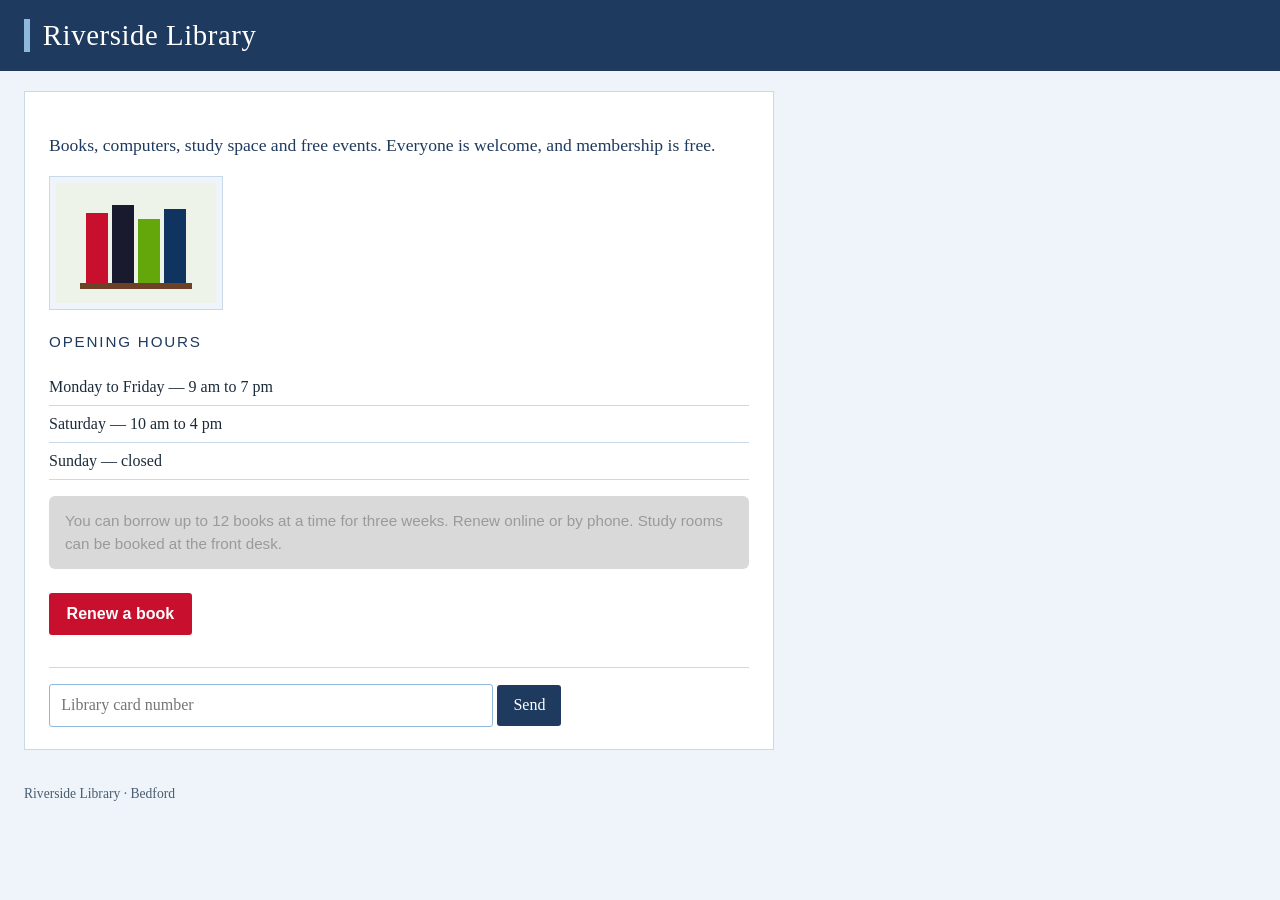
<file: samples/library-site.html>
<!DOCTYPE html>
<!--
  samples/library-site.html — a deliberately flawed page for the "Inspect this page"
  task. It contains five problems for students to find (marked with
  data-flaw so samples/reveal.js can highlight them with ?reveal=1):
  an image with no alt text, a heading that jumps from h1 to h4, grey text
  on grey, a "button" made from a div, and an input with no label.
  Do not "fix" this file — the flaws are the point.
-->
<html lang="en">
<head>
  <meta charset="UTF-8" />
  <meta name="viewport" content="width=device-width, initial-scale=1.0" />
  <title>Riverside Library</title>
  <style>
    /* A calm library look: pale blue, navy, serif text and thin rules. */
    body { font-family: Georgia, "Times New Roman", serif; margin: 0; color: #1C2B3A; background: #EEF4FA; }
    header { background: #1F3A5F; color: #fff; padding: 1.2rem 1.5rem; }
    header h1 { margin: 0; font-size: 1.8rem; font-weight: 400; letter-spacing: .02em; border-left: 6px solid #8FB8DE; padding-left: .8rem; }
    main { padding: 1.4rem 1.5rem; max-width: 700px; background: #fff; margin: 1.2rem 1.5rem; border: 1px solid #C9D9E8; line-height: 1.55; }
    main > p:first-child { font-size: 1.1rem; color: #1F3A5F; }
    img { display: block; margin: 0.5rem 0 1rem; border: 1px solid #C9D9E8; padding: 6px; background: #EEF4FA; }
    h4 { margin: 1.2rem 0 0.4rem; font-size: 1.2rem; font-weight: 400; color: #1F3A5F; text-transform: uppercase; letter-spacing: .12em; font-family: "Segoe UI", Helvetica, Arial, sans-serif; font-size: .95rem; }
    ul { padding-left: 0; list-style: none; }
    li { border-bottom: 1px solid #C9D9E8; padding: .35rem 0; }
    .info { background: #d9d9d9; color: #9a9a9a; padding: 0.8rem 1rem; border-radius: 6px; margin: 1rem 0; font-family: Arial, sans-serif; font-size: .95rem; }
    .btn { display: inline-block; background: #C8102E; color: #fff; padding: 0.55rem 1.1rem; cursor: pointer; margin: 0.5rem 0 1rem; font-family: "Segoe UI", Helvetica, Arial, sans-serif; font-weight: 700; border-radius: 3px; }
    form { margin-top: 1rem; border-top: 1px solid #C9D9E8; padding-top: 1rem; }
    input { padding: 0.5rem 0.7rem; border: 1px solid #8FB8DE; border-radius: 3px; width: 60%; font: inherit; }
    button { padding: 0.5rem 1rem; border: none; background: #1F3A5F; color: #fff; border-radius: 3px; font: inherit; }
    footer { padding: 1rem 1.5rem 1.4rem; font-size: 0.85rem; color: #4A5D70; }
  </style>
</head>
<body>
  <header>
    <h1>Riverside Library</h1>
  </header>
  <main>
    <p>Books, computers, study space and free events. Everyone is welcome, and membership is free.</p>

    <img src="img/books.svg" width="160" height="120" data-flaw="alt" />

    <h4 data-flaw="heading">Opening hours</h4>
    <ul>
      <li>Monday to Friday — 9 am to 7 pm</li>
      <li>Saturday — 10 am to 4 pm</li>
      <li>Sunday — closed</li>
    </ul>

    <p class="info" data-flaw="contrast">You can borrow up to 12 books at a time for three weeks. Renew online or by phone. Study rooms can be booked at the front desk.</p>

    <div class="btn" onclick="this.textContent='Thanks!'" data-flaw="divbutton">Renew a book</div>

    <form onsubmit="return false">
      <input type="text" placeholder="Library card number" data-flaw="label" />
      <button type="submit">Send</button>
    </form>
  </main>
  <footer>Riverside Library · Bedford</footer>
  <script src="reveal.js?v=2"></script>
</body>
</html>
</file>
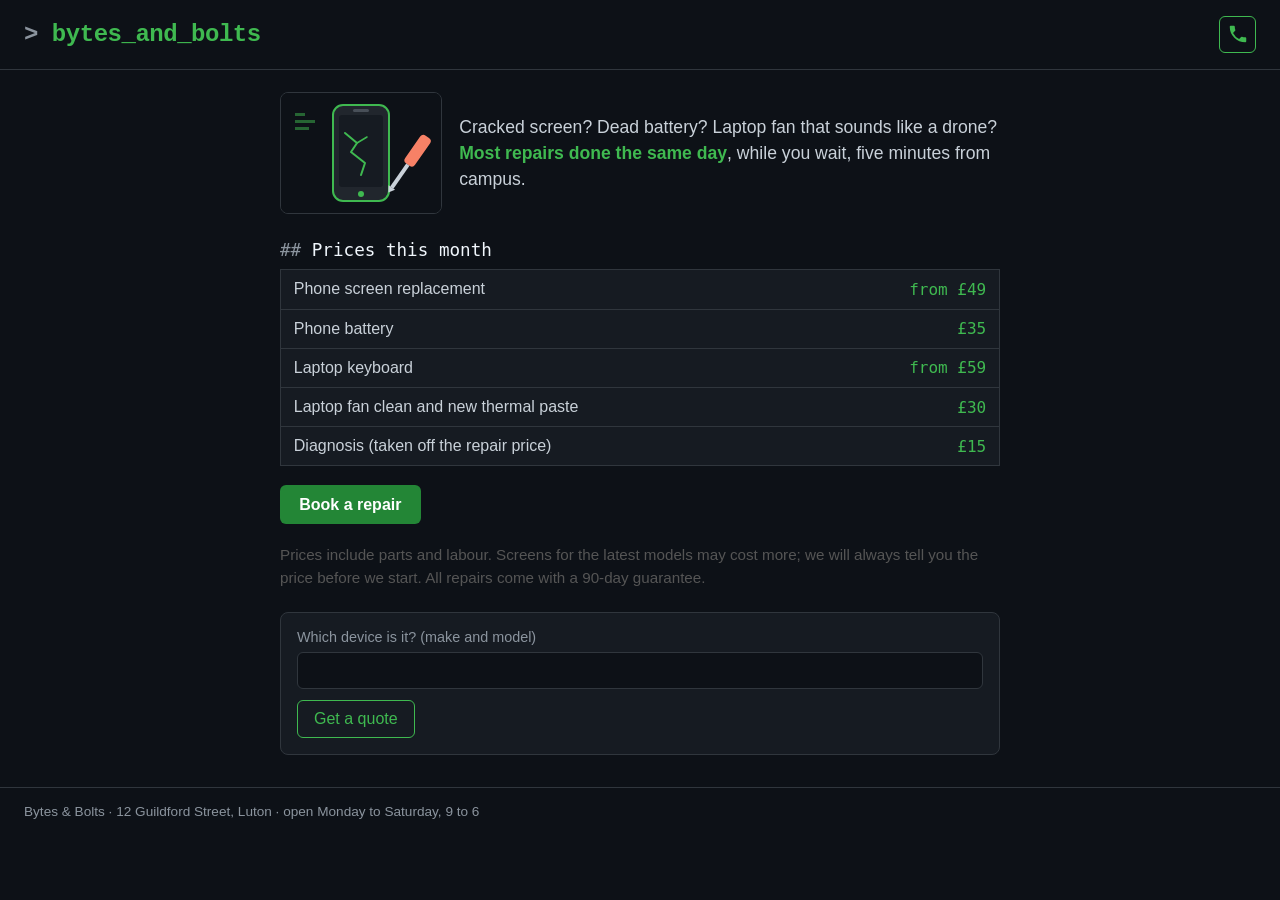
<file: samples/repair-site.html>
<!DOCTYPE html>
<!--
  samples/repair-site.html — a deliberately flawed page for the second round
  of "Inspect this page" tasks (web-w6-11). A dark-mode site for a phone and
  laptop repair shop. It hides five problems, marked with data-flaw so
  samples/reveal.js can outline them with ?reveal=1:
    heading      the headings jump from h1 straight to h4
    noth         a price table with no header cells (<th>)
    lowcontrast  dark grey text on a black background
    divbutton    a "button" made from a <div>
    iconlink     a link that is only an icon, with no text
  The image has alt text and the form input has a label, so the decoys in
  the task are not true here. Do not "fix" this file — the flaws are the point.
-->
<html lang="en">
<head>
  <meta charset="UTF-8" />
  <meta name="viewport" content="width=device-width, initial-scale=1.0" />
  <title>Bytes &amp; Bolts — phone and laptop repair</title>
  <style>
    body { margin: 0; background: #0D1117; color: #C9D1D9; font-family: "Segoe UI", Roboto, Helvetica, Arial, sans-serif; }
    header { border-bottom: 1px solid #30363D; padding: 1rem 1.5rem; display: flex; align-items: center; justify-content: space-between; gap: 1rem; }
    .brand { font-family: "SF Mono", Menlo, Consolas, "Courier New", monospace; color: #3FB950; font-size: 1.5rem; margin: 0; letter-spacing: -.02em; }
    .brand::before { content: "> "; color: #8B949E; }
    .call { color: #3FB950; display: inline-flex; padding: .4rem; border: 1px solid #3FB950; border-radius: 6px; }
    .call svg { width: 22px; height: 22px; display: block; }
    main { max-width: 720px; margin: 0 auto; padding: 1.4rem 1.5rem 2rem; }
    .hero { display: grid; grid-template-columns: 160px 1fr; gap: 1.2rem; align-items: center; }
    .hero img { border-radius: 8px; border: 1px solid #30363D; }
    .hero p { font-size: 1.1rem; line-height: 1.5; margin: 0; }
    .hero b { color: #3FB950; }
    h4 { font-family: "SF Mono", Menlo, Consolas, monospace; color: #F0F6FC; font-weight: 400; font-size: 1.1rem; margin: 1.6rem 0 .6rem; }
    h4::before { content: "## "; color: #8B949E; }
    table { border-collapse: collapse; width: 100%; background: #161B22; border: 1px solid #30363D; }
    td { padding: .6rem .8rem; border-top: 1px solid #30363D; }
    td:last-child { text-align: right; color: #3FB950; font-family: Menlo, Consolas, monospace; }
    .btn { display: inline-block; margin: 1.2rem 0 .3rem; padding: .65rem 1.2rem; background: #238636; color: #fff; border-radius: 6px; font-weight: 600; cursor: pointer; }
    .note { color: #555; font-size: .95rem; line-height: 1.5; }
    form { margin-top: 1.4rem; background: #161B22; border: 1px solid #30363D; border-radius: 8px; padding: 1rem; }
    label { display: block; font-size: .9rem; color: #8B949E; margin-bottom: .4rem; }
    input { width: 100%; box-sizing: border-box; padding: .55rem .7rem; background: #0D1117; border: 1px solid #30363D; border-radius: 6px; color: #C9D1D9; font: inherit; margin-bottom: .7rem; }
    button { padding: .55rem 1rem; border: 1px solid #3FB950; background: transparent; color: #3FB950; border-radius: 6px; font: inherit; cursor: pointer; }
    footer { border-top: 1px solid #30363D; padding: 1rem 1.5rem; font-size: .85rem; color: #8B949E; }
    @media (max-width: 520px) { .hero { grid-template-columns: 1fr; } }
  </style>
</head>
<body>
  <header>
    <h1 class="brand">bytes_and_bolts</h1>
    <a class="call" href="tel:01582000000" data-flaw="iconlink"><svg viewBox="0 0 24 24" fill="currentColor"><path d="M6.6 10.8a15.1 15.1 0 0 0 6.6 6.6l2.2-2.2a1 1 0 0 1 1-.25c1.1.37 2.3.57 3.6.57a1 1 0 0 1 1 1V20a1 1 0 0 1-1 1A17 17 0 0 1 3 4a1 1 0 0 1 1-1h3.5a1 1 0 0 1 1 1c0 1.25.2 2.45.57 3.57a1 1 0 0 1-.25 1L6.6 10.8z"/></svg></a>
  </header>
  <main>
    <div class="hero">
      <img src="img/phone.svg" width="160" height="120" alt="A phone with a cracked screen next to a screwdriver" />
      <p>Cracked screen? Dead battery? Laptop fan that sounds like a drone? <b>Most repairs done the same day</b>, while you wait, five minutes from campus.</p>
    </div>

    <h4 data-flaw="heading">Prices this month</h4>
    <table data-flaw="noth">
      <tr><td>Phone screen replacement</td><td>from £49</td></tr>
      <tr><td>Phone battery</td><td>£35</td></tr>
      <tr><td>Laptop keyboard</td><td>from £59</td></tr>
      <tr><td>Laptop fan clean and new thermal paste</td><td>£30</td></tr>
      <tr><td>Diagnosis (taken off the repair price)</td><td>£15</td></tr>
    </table>

    <div class="btn" onclick="this.textContent='Booked!'" data-flaw="divbutton">Book a repair</div>

    <p class="note" data-flaw="lowcontrast">Prices include parts and labour. Screens for the latest models may cost more; we will always tell you the price before we start. All repairs come with a 90-day guarantee.</p>

    <form onsubmit="return false">
      <label for="model">Which device is it? (make and model)</label>
      <input id="model" type="text" />
      <button type="submit">Get a quote</button>
    </form>
  </main>
  <footer>Bytes &amp; Bolts · 12 Guildford Street, Luton · open Monday to Saturday, 9 to 6</footer>
  <script src="reveal.js?v=2"></script>
</body>
</html>
</file>
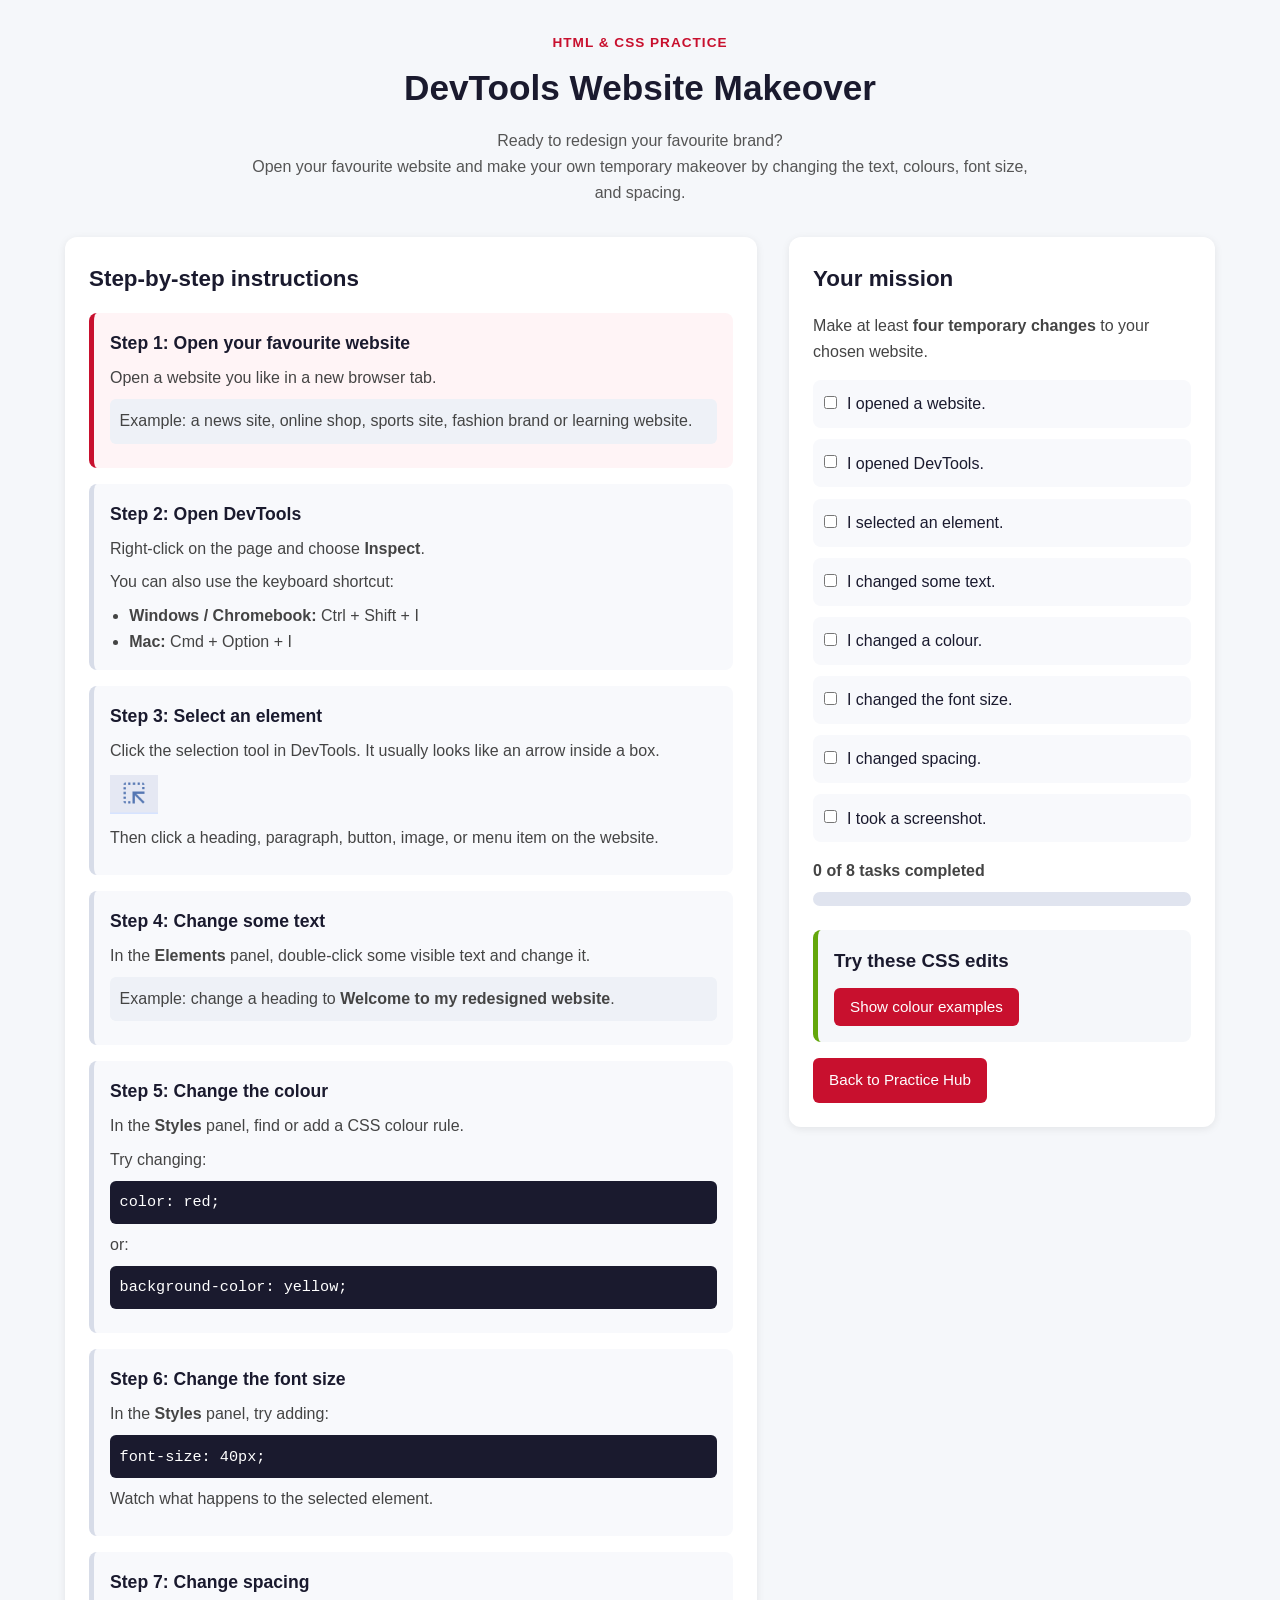
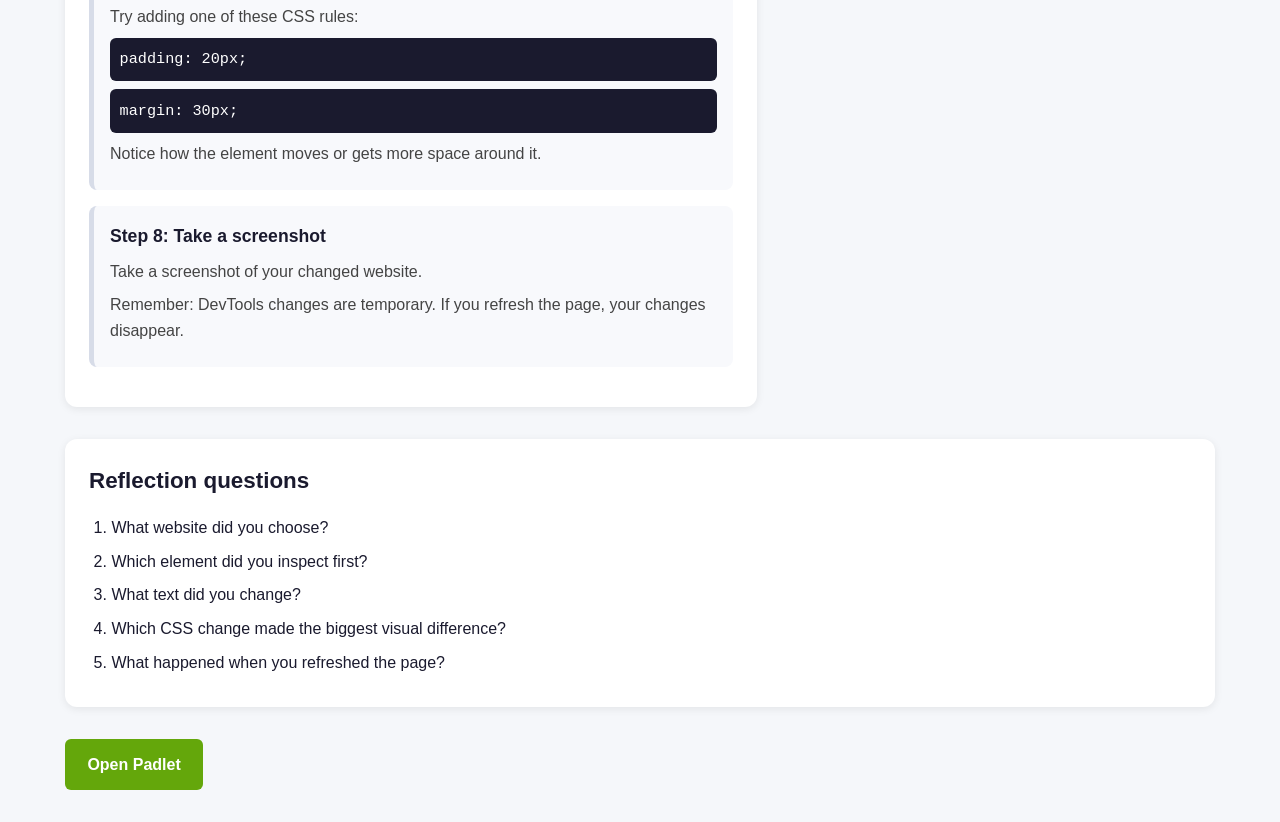
<file: exercises/html-css-1/html-css-1-devtools.html>
<!DOCTYPE html>
<html lang="en">
<head>
  <meta charset="UTF-8" />
  <meta name="viewport" content="width=device-width, initial-scale=1.0" />

  <title>DevTools Website Makeover — HTML & CSS Exercise</title>

  <link rel="stylesheet" href="html-css-1-devtools.css" />
</head>

<body>
  <main class="page">
    <header class="exercise-header">
      <p class="eyebrow">HTML &amp; CSS Practice</p>
      <h1>DevTools Website Makeover</h1>

      <p class="intro">
        Ready to redesign your favourite brand? <br> Open your favourite website 
        and make your own temporary makeover by changing the text, colours, font size, and spacing.
      </p>
    </header>

    <section class="layout">
      <!-- LEFT -->
      <section class="panel instruction-panel">
        <h2>Step-by-step instructions</h2>

        <div class="step-card active" data-step="1">
          <h3>Step 1: Open your favourite website</h3>
          <p>
            Open a website you like in a new browser tab. 
          </p>
          <p class="example">
            Example: a news site, online shop, sports site, fashion brand or learning website.
          </p>
        </div>

        <div class="step-card" data-step="2">
          <h3>Step 2: Open DevTools</h3>
          <p>
            Right-click on the page and choose <strong>Inspect</strong>.
          </p>
          <p>
            You can also use the keyboard shortcut:
          </p>
          <ul>
            <li><strong>Windows / Chromebook:</strong> Ctrl + Shift + I</li>
            <li><strong>Mac:</strong> Cmd + Option + I</li>
          </ul>
        </div>
        <div class="step-card" data-step="3">
          <h3>Step 3: Select an element</h3>

          <p>
            Click the selection tool in DevTools. It usually looks like an arrow inside a box.
          </p>

          <img 
            class="step-icon" 
            src="assets/select-tool.png" 
            alt="DevTools selection tool icon"
          />

          <p>
            Then click a heading, paragraph, button, image, or menu item on the website.
          </p>
        </div>

        <div class="step-card" data-step="4">
          <h3>Step 4: Change some text</h3>
          <p>
            In the <strong>Elements</strong> panel, double-click some visible text and change it.
          </p>
          <p class="example">
            Example: change a heading to <strong>Welcome to my redesigned website</strong>.
          </p>
        </div>

        <div class="step-card" data-step="5">
          <h3>Step 5: Change the colour</h3>
          <p>
            In the <strong>Styles</strong> panel, find or add a CSS colour rule.
          </p>
          <p>
            Try changing:
          </p>
          <pre><code>color: red;</code></pre>
          <p>
            or:
          </p>
          <pre><code>background-color: yellow;</code></pre>
        </div>

        <div class="step-card" data-step="6">
          <h3>Step 6: Change the font size</h3>
          <p>
            In the <strong>Styles</strong> panel, try adding:
          </p>
          <pre><code>font-size: 40px;</code></pre>
          <p>
            Watch what happens to the selected element.
          </p>
        </div>

        <div class="step-card" data-step="7">
          <h3>Step 7: Change spacing</h3>
          <p>
            Try adding one of these CSS rules:
          </p>
          <pre><code>padding: 20px;</code></pre>
          <pre><code>margin: 30px;</code></pre>
          <p>
            Notice how the element moves or gets more space around it.
          </p>
        </div>

        <div class="step-card" data-step="8">
          <h3>Step 8: Take a screenshot</h3>
          <p>
            Take a screenshot of your changed website.
          </p>
          <p>
            Remember: DevTools changes are temporary. If you refresh the page, your changes disappear.
          </p>
        </div>
      </section>

      <!-- RIGHT SIDE: TASK CARD -->
      <aside class="panel task-panel">
        <h2>Your mission</h2>

        <p>
          Make at least <strong>four temporary changes</strong> to your chosen website.
        </p>

        <form class="checklist" id="checklist">
          <label>
            <input type="checkbox" />
            I opened a website.
          </label>

          <label>
            <input type="checkbox" />
            I opened DevTools.
          </label>

          <label>
            <input type="checkbox" />
            I selected an element.
          </label>

          <label>
            <input type="checkbox" />
            I changed some text.
          </label>

          <label>
            <input type="checkbox" />
            I changed a colour.
          </label>

          <label>
            <input type="checkbox" />
            I changed the font size.
          </label>

          <label>
            <input type="checkbox" />
            I changed spacing.
          </label>

          <label>
            <input type="checkbox" />
            I took a screenshot.
          </label>
        </form>

        <div class="progress-box">
          <p id="progressText">0 of 8 tasks completed</p>
          <div class="progress-bar">
            <div class="progress-fill" id="progressFill"></div>
          </div>
        </div>

        <div class="mini-demo">
          <h3>Try these CSS edits</h3>

          <button class="demo-button" id="colourButton" type="button">
            Show colour examples
          </button>

          <div class="css-examples" id="cssExamples">
            <pre><code>color: blue;</code></pre>
            <pre><code>background-color: pink;</code></pre>
            <pre><code>font-size: 36px;</code></pre>
            <pre><code>border: 3px solid green;</code></pre>
            <pre><code>padding: 20px;</code></pre>
          </div>
        </div>

        <div class="buttons">
          <a class="main-button" href="../../index.html">Back to Practice Hub</a>
        </div>
      </aside>
    </section>

    <section class="reflection-panel">
      <h2>Reflection questions</h2>

      <ol>
        <li>What website did you choose?</li>
        <li>Which element did you inspect first?</li>
        <li>What text did you change?</li>
        <li>Which CSS change made the biggest visual difference?</li>
        <li>What happened when you refreshed the page?</li>
      </ol>
    </section>

        <div class="padlet-section">
      <a class="padlet-button" href="YOUR_PADLET_LINK_HERE" target="_blank">
        Open Padlet
      </a>
    </div>

  </main>

  <script src="html-css-1-devtools.js"></script>
</body>
</html>
</file>
<file: css/base.css>
/*
  The fonts and colours follow the University of Bedfordshire brand guidelines.
*/
/* ---------- fonts ---------- */
@font-face {
  font-family: "Univers";
  src: url("../fonts/lte50138.ttf") format("truetype");   /* Univers 55 Roman */
  font-weight: 400;
  font-style: normal;
  font-display: swap;
}

@font-face {
  font-family: "Univers";
  src: url("../fonts/lte50140.ttf") format("truetype");   /* Univers 65 Bold */
  font-weight: 700;
  font-style: normal;
  font-display: swap;
}

@font-face {
  font-family: "Bebas Neue";
  src: url("../fonts/BebasNeue-Regular.ttf") format("truetype");
  font-weight: 400;
  font-style: normal;
  font-display: swap;
}

/* ---------- colours and font lists ---------- */
:root {
  --red: #C8102E;         /* main red, Pantone 186 */
  --maroon: #800029;      /* dark red, Pantone 202 */
  --uob-green: #64A70B;   /* Pantone 369: black text on it, never white */
  --black: #000000;
  --white: #FFFFFF;
  --ink: #1B1B1B;         /* text */
  --grey: #5C5C5C;        /* small text */
  --line: #D6D6D6;        /* thin lines */
  --paper: #F4F4F4;       /* panels */
  --green: #4A7729;       /* passed and done: white text on it */
  --yellow: #FFB81C;      /* warning: black text on it */
  --display: "Bebas Neue", "Arial Narrow", Impact, sans-serif;
  --body: "Univers", "Helvetica Neue", Helvetica, Arial, sans-serif;
  --mono: Menlo, Consolas, "Liberation Mono", monospace;   /* code */
}

/* ---------- page defaults ---------- */
*, *::before, *::after { box-sizing: border-box; }

html, body {
  margin: 0;
  background: var(--white);
}

body {
  font-family: var(--body);
  font-size: 16px;
  font-weight: 400;
  line-height: 1.45;
  color: var(--ink);
  /* The Univers files pull a space towards a capital T, V, W or Y, so
     "The Tech" looks like "TheTech". Switching kerning off cures it. */
  font-kerning: none;

  /* A column as tall as the window. With "main { flex: 1; }" below, it
     keeps the footer at the bottom of the window on a short page. */
  display: flex;
  flex-direction: column;
  min-height: 100vh;
}

main { flex: 1; }

/* Everything that is set in the heading font. */
h1, h2, h3, h4, .unit, .slogan {
  font-family: var(--display);
  font-weight: 400;
  font-kerning: normal;
  text-transform: uppercase;
}

h1, h2, h3, h4 {
  margin: 0;
  letter-spacing: 0.01em;
  line-height: 0.95;
}

a { color: inherit; }

.wrap {
  max-width: 1180px;
  margin: 0 auto;
  padding: 0 24px;
}

@media (max-width: 640px) {
  .wrap { padding: 0 16px; }
}

/* ---------- top bar ---------- */
.topbar {
  background: var(--black);
  color: var(--white);
}

/* A flex box, so that the logo link is only as wide as what is inside it. */
.topbar .wrap { display: flex; }

.logo {
  display: flex;
  align-items: center;
  color: var(--white);
  text-decoration: none;
}

/* The logo file has the logo's clear space built in: the empty margin on
   every side. At this height the logo itself is 50px high. */
.logo img {
  width: auto;
  height: 112px;
}

/* Bebas Neue sits a little high in its line, so the padding is 9px above
   and 7px below: that puts the words level with the middle of the logo. */
.logo .unit {
  padding: 9px 20px 7px 28px;
  border-left: 2px solid var(--grey);
  font-size: 27px;
  letter-spacing: 0.05em;
  line-height: 1;
}

@media (max-width: 640px) {
  .logo img { height: 84px; }
  .logo .unit {
    padding-right: 8px;
    padding-left: 12px;
    font-size: 18px;
  }
}

/* ---------- menu ---------- */
.nav {
  background: var(--red);
  color: var(--white);
}

.nav .wrap {
  display: flex;
  flex-wrap: wrap;
}

/* Every link has a 4px line along the bottom. It is see-through,
   except on the link for the page you are on. */
.nav a {
  padding: 15px 20px 11px;
  border-bottom: 4px solid transparent;
  font-size: 15px;
  font-weight: 700;   /* white text on red is bold */
  text-decoration: none;
  white-space: nowrap;
}

/* The page you are on: a darker red, and a white line as well,
   because colour alone must never carry information. */
.nav a[aria-current="page"] {
  background: var(--maroon);
  border-bottom-color: var(--white);
}

.nav a:hover {
  background: var(--uob-green);
  color: var(--black);
}

@media (max-width: 640px) {
  .nav a { padding: 12px 14px 8px; }
}

/* ---------- buttons ---------- */
.button {
  display: inline-block;
  padding: 11px 20px;
  border: 2px solid var(--black);
  background: var(--white);
  color: var(--ink);
  text-decoration: none;
}

.button.primary {
  border-color: var(--red);
  background: var(--red);
  color: var(--white);
  font-weight: 700;
}

.button.primary:hover {
  border-color: var(--maroon);
  background: var(--maroon);
}

/* A <button> does not take the page's font unless it is told to. */
button {
  font: inherit;
  cursor: pointer;
}

/* The hidden attribute must beat rules such as display: inline-block. */
[hidden] { display: none !important; }

/* ---------- a short message page, such as "Page not found" ---------- */
.notice { padding: 56px 0 80px; }

.notice h1 {
  margin-bottom: 12px;
  font-size: clamp(44px, 9vw, 64px);
}

.notice p { max-width: 58ch; }


/* ---------- footer ---------- */
.footer {
  margin-top: 40px;
  padding: 40px 0 34px;
  background: var(--black);
  color: var(--white);
}

.footer .slogan {
  margin: 0;
  font-size: 46px;
  letter-spacing: 0.01em;
  line-height: 0.95;
}

.footer .slogan span {
  display: block;
  color: var(--red);
}

.footer .credit {
  max-width: 58ch;
  margin: 18px 0 0;
  color: var(--line);
  font-size: 13px;
  line-height: 1.5;
}

.footer .row {
  display: flex;
  flex-wrap: wrap;
  justify-content: space-between;
  align-items: flex-end;
  gap: 24px;
  margin-top: 22px;
  font-size: 13px;
}

.footer .row p { margin: 0; }
.footer .row p:first-child { line-height: 1.6; }
.footer .row a { text-decoration: none; }
.footer .row a + a { margin-left: 22px; }
.footer .row a:hover { text-decoration: underline; }

/* ---------- keyboard focus ---------- */
/* Three rings: white, black, white. Whatever is behind the link, at least one of them shows. */
:focus-visible {
  outline: 2px solid var(--white);
  outline-offset: 5px;
  box-shadow: 0 0 0 2px var(--white), 0 0 0 5px var(--black);
}

/* The logo link and the menu links fill their bars from edge to edge, so there is no room round them: their ring is drawn inside the link. */
.logo:focus-visible,
.nav a:focus-visible {
  outline: 3px solid var(--white);
  outline-offset: -3px;
  box-shadow: none;
}

/* ---------- skip link ---------- */
/* The first link on every page: it jumps over the header and the menu. It waits above the top of the window until it has the keyboard focus. */
.skip-link {
  position: absolute;
  top: -100px;
  right: 16px;
  padding: 10px 16px;
  background: var(--white);
  color: var(--ink);
}

.skip-link:focus { top: 16px; }

/* The skip link sends the focus to <main>. That is a place on the page, not a link or a button, so it shows no ring. */
main:focus-visible {
  outline: none;
  box-shadow: none;
}
</file>
<file: css/home.css>
/* ---------- hero ---------- */
.hero {
  position: relative;
  overflow: hidden;
  background: var(--red);
  color: var(--white);
}

/* The dark red shape. It is not in the HTML: CSS draws an empty box
   behind the text and rounds it. */
.hero::after {
  content: "";
  position: absolute;
  top: -32vw;
  right: -8vw;
  width: 60vw;
  height: 70vw;
  min-width: 420px;
  min-height: 500px;
  max-width: 760px;
  max-height: 880px;
  border-radius: 50%;
  background: var(--maroon);
}

.hero .wrap {
  position: relative;
  z-index: 1;
  padding-top: 44px;
  padding-bottom: 42px;
}

.eyebrow {
  margin: 0 0 84px;
  font-size: 13px;
  font-weight: 700;
  letter-spacing: 0.16em;
}

.hero h1 { font-size: clamp(72px, 12vw, 150px); }

.hero .lede {
  max-width: 34ch;
  margin: 12px 0 96px;
  font-size: clamp(18px, 2.3vw, 24px);
  line-height: 1.3;
}

.chips {
  display: flex;
  flex-wrap: wrap;
  gap: 14px;
}

.chip {
  padding: 8px 22px;
  border: 2px solid var(--white);
  font-family: var(--display);
  font-kerning: normal;
  font-size: 24px;
  letter-spacing: 0.02em;
  line-height: 1.2;
  text-decoration: none;
  text-transform: uppercase;
}

.chip.on {
  background: var(--white);
  color: var(--red);
}

@media (max-width: 1100px) {
  .hero::after {
    top: -30vw;
    right: -10vw;
    width: 52vw;
    height: 56vw;
    min-width: 360px;
    min-height: 380px;
  }
}

@media (max-width: 720px) {
  .hero::after {
    top: -34vw;
    right: -16vw;
    width: 60vw;
    height: 60vw;
    min-width: 240px;
    min-height: 240px;
    max-height: 300px;
  }
  .eyebrow { margin-bottom: 40px; }
  .hero .lede { margin-bottom: 48px; }
}

/* ---------- sections ---------- */
.block { padding: 48px 0 8px; }

.block h2 { font-size: 46px; }

.intro {
  max-width: 58ch;
  margin: 6px 0 22px;
  color: var(--grey);
}

/* ---------- the four section cards ---------- */
.cards {
  display: grid;
  grid-template-columns: repeat(4, 1fr);
  gap: 14px;
}

@media (max-width: 960px) {
  .cards { grid-template-columns: repeat(2, 1fr); }
}

.card {
  display: flex;
  flex-direction: column;
  min-height: 460px;
  padding: 24px 22px 22px;
  color: var(--white);
}

.card.maroon { background: var(--maroon); }
.card.red { background: var(--red); }
.card.black { background: var(--black); }

.card.outline {
  border: 3px solid var(--black);
  background: var(--white);
  color: var(--ink);
}

.card .when {
  margin-bottom: 10px;
  font-size: 11px;
  font-weight: 700;
  letter-spacing: 0.16em;
}

.card.outline .when { color: var(--grey); }

.card h3 {
  margin-bottom: 12px;
  font-size: 40px;
}

.card p {
  margin: 0;
  font-size: 15px;
  line-height: 1.5;
}

/* margin-top: auto takes all the spare height, so the foot sits at the bottom. */
.card .foot {
  margin-top: auto;
  padding-top: 24px;
}

.card .count {
  margin-bottom: 10px;
  font-size: 13px;
}

.card .btn {
  display: block;
  padding: 11px;
  background: var(--white);
  color: var(--ink);
  text-align: center;
  text-decoration: none;
}

.card.maroon .btn { color: var(--maroon); }
.card.red .btn { color: var(--red); }

.card.outline .btn {
  background: var(--black);
  color: var(--white);
}

.card .btn:hover { filter: brightness(0.94); }

@media (max-width: 560px) {
  .cards { grid-template-columns: 1fr; }
  .card { min-height: 0; }
}

/* ---------- extra practice and games ---------- */
.games {
  display: grid;
  grid-template-columns: repeat(3, 1fr);
  gap: 14px;
}

@media (max-width: 800px) {
  .games { grid-template-columns: 1fr; }
}

.game {
  padding: 20px 20px 18px;
  border: 1px solid var(--line);
}

.game h3 {
  margin-bottom: 6px;
  font-size: 24px;
}

.game p {
  margin: 0 0 10px;
  font-size: 14px;
}

.game a {
  color: var(--red);
  font-size: 14px;
  text-decoration: none;
}

.game a:hover { text-decoration: underline; }

/* ---------- saved work and resources, side by side ---------- */
.two {
  display: grid;
  grid-template-columns: 1fr 1fr;
  gap: 48px;
  padding-bottom: 56px;
}

@media (max-width: 800px) {
  .two {
    grid-template-columns: 1fr;
    gap: 32px;
  }
}

.two h2 { margin-bottom: 8px; }

.two p {
  max-width: 58ch;
  margin: 0 0 16px;
  font-size: 14px;
}

.reslist {
  margin: 0;
  padding: 0;
  list-style: none;
}

.reslist li { border-top: 1px solid var(--line); }
.reslist li:last-child { border-bottom: 1px solid var(--line); }

.reslist a {
  display: flex;
  justify-content: space-between;
  padding: 12px 0;
  font-size: 15px;
  text-decoration: none;
}

.reslist a span:last-child { color: var(--red); }
</file>
<file: css/task-list.css>
.pagehead {
  background: var(--red);
  color: var(--white);
}

.pagehead .wrap {
  padding-top: 34px;
  padding-bottom: 34px;
}

.pagehead .eyebrow {
  margin: 0 0 18px;
  font-size: 13px;
  font-weight: 700;
  letter-spacing: 0.16em;
  text-transform: uppercase;
}

.pagehead h1 { font-size: clamp(56px, 9vw, 104px); }

.pagehead .lede {
  max-width: 40ch;
  margin: 10px 0 24px;
  font-size: clamp(18px, 2.3vw, 22px);
  line-height: 1.3;
}

/* The links to the piles, drawn as outlined labels. */
.pagehead .chips {
  display: flex;
  flex-wrap: wrap;
  gap: 12px;
  margin: 0;
}

.pagehead .chip {
  padding: 6px 18px;
  border: 2px solid var(--white);
  font-family: var(--display);
  font-kerning: normal;
  font-size: 22px;
  line-height: 1.2;
  text-decoration: none;
  text-transform: uppercase;
}

.pagehead .chip:hover {
  background: var(--white);
  color: var(--red);
}

/* ---------- the deck: progress across the page ---------- */
.deck { padding-top: 40px; }

.deck-head {
  display: flex;
  flex-wrap: wrap;
  justify-content: space-between;
  align-items: flex-end;
  gap: 20px 48px;
  padding-top: 18px;
  border-top: 4px solid var(--black);
}

.deck h2 { font-size: 46px; }

.deck-text {
  max-width: 58ch;
  margin: 6px 0 0;
  color: var(--grey);
}

.deck-progress { flex: 0 1 380px; }

.deck-count {
  display: flex;
  justify-content: space-between;
  gap: 12px;
  margin: 0 0 8px;
  font-size: 15px;
}

.deck-count span { color: var(--grey); }

/* One segment per task. The words above say the same thing, so screen
   readers skip the segments (aria-hidden in the HTML). */
.segments {
  display: flex;
  gap: 4px;
}

.segments span {
  flex: 1;
  height: 12px;
  background: var(--line);
}

.segments .done { background: var(--uob-green); }
.segments .next { background: var(--yellow); }

/* ---------- the piles ---------- */
.pile { padding-top: 44px; }

.pile-head {
  display: flex;
  flex-wrap: wrap;
  justify-content: space-between;
  align-items: flex-end;
  gap: 8px 24px;
  margin-bottom: 18px;
}

.pile-head .sub {
  margin: 0 0 6px;
  color: var(--red);
  font-size: 13px;
  font-weight: 700;
  letter-spacing: 0.12em;
  text-transform: uppercase;
}

.pile-head h2 { font-size: 46px; }

.pile-head .count {
  margin: 0;
  padding-bottom: 6px;
  color: var(--grey);
  font-size: 14px;
}

@media (max-width: 720px) {
  .deck h2,
  .pile-head h2 { font-size: 36px; }
}

/* ---------- how the deck works ---------- */
.deck-how {
  display: grid;
  grid-template-columns: repeat(auto-fit, minmax(min(280px, 100%), 1fr));
  gap: 16px;
  margin: 22px 0 0;
  padding: 0;
  list-style: none;
}

.deck-how li {
  display: flex;
  align-items: flex-start;
  gap: 16px;
  padding: 18px 20px;
  border: 2px solid var(--black);
}

.deck-how .n {
  flex: none;
  color: var(--red);
  font-family: var(--display);
  font-size: 52px;
  line-height: 0.8;
}

.deck-how p {
  margin: 0;
  color: var(--grey);
  font-size: 15px;
}

.deck-how b {
  display: block;
  margin-bottom: 4px;
  color: var(--ink);
  font-size: 17px;
}

/* The handwritten note is set in Univers, the brand font, not in a handwriting font. */
.deck-note {
  display: flex;
  align-items: flex-end;
  gap: 6px;
  margin: 16px 0 0;
  color: var(--red);
  font-size: 26px;
  font-weight: 700;
  line-height: 1.1;
  transform: rotate(-2deg);
}

.deck-note svg {
  flex: none;
  width: 40px;
  height: 68px;
}

/* ---------- the watch-first videos ---------- */
.watch { padding-top: 44px; }

.watch h2 { font-size: 40px; }

.watch-intro {
  max-width: 58ch;
  margin: 6px 0 22px;
  color: var(--grey);
}

.watch-videos {
  display: flex;
  flex-wrap: wrap;
  gap: 22px;
}

/* The videos are tall (9 by 16), so they stand like two phones. */
.watch-videos figure {
  width: 250px;
  max-width: 46%;
  margin: 0;
  padding: 10px 10px 12px;
  background: var(--black);
  color: var(--white);
}

.watch-videos .lab {
  margin: 0 0 8px;
  color: var(--line);
  font-size: 12px;
  letter-spacing: 0.18em;
  text-transform: uppercase;
}

.watch-videos iframe {
  display: block;
  width: 100%;
  aspect-ratio: 9 / 16;
  border: 0;
  background: var(--ink);
}

.watch-videos figcaption {
  margin-top: 10px;
  font-size: 14px;
  line-height: 1.4;
}

.watch-videos figcaption a { color: var(--yellow); }

@media (max-width: 720px) {
  .watch h2 { font-size: 36px; }
  .deck-note { font-size: 22px; }
}
</file>
<file: css/task-rows.css>
/* How many tasks are done: a filled label beside the outlined link. */
.pagehead .chip.on {
  background: var(--white);
  color: var(--red);
}

.tasklist { padding: 40px 0 56px; }

.tasklist .group { margin-bottom: 36px; }

/* The name of the group on the left, what it is about beside it. */
.group-head {
  display: grid;
  grid-template-columns: 220px 1fr;
  gap: 24px;
  align-items: start;
  margin-bottom: 16px;
  padding-top: 14px;
  border-top: 4px solid var(--black);
}

.group-head .sub {
  margin: 0 0 4px;
  color: var(--grey);
  font-size: 12px;
  letter-spacing: 0.12em;
  text-transform: uppercase;
}

.group-head h2 { font-size: 40px; }

.group-head .text {
  max-width: 70ch;
  margin: 0;
  color: var(--grey);
  font-size: 15px;
}

@media (max-width: 720px) {
  .group-head {
    grid-template-columns: 1fr;
    gap: 6px;
  }
}

.tasklist ul {
  margin: 0;
  padding: 0;
  border-bottom: 1px solid var(--line);
  list-style: none;
}

/* One task: its number, its title and concept, and Done or To do. */
.trow {
  display: grid;
  grid-template-columns: 56px 1fr auto;
  gap: 16px;
  align-items: center;
  padding: 14px 0;
  border-top: 1px solid var(--line);
  text-decoration: none;
}

.trow .n {
  color: var(--red);
  font-family: var(--display);
  font-size: 34px;
  line-height: 1;
}

.trow .t {
  display: block;
  font-size: 17px;
}

.trow .c {
  display: block;
  color: var(--grey);
  font-size: 13px;
}

.trow .s {
  padding: 6px 10px;
  border: 2px solid var(--black);
  font-size: 12px;
  letter-spacing: 0.1em;
  text-transform: uppercase;
}

.trow:hover .t { text-decoration: underline; }

/* A finished task: a green number and a filled green label. The label
   says Done in words, so the colour is never the only sign. */
.trow.done .n { color: var(--green); }

.trow.done .s {
  border-color: var(--green);
  background: var(--green);
  color: var(--white);
}
</file>
<file: css/task-page.css>
.visually-hidden {
  position: absolute;
  width: 1px;
  height: 1px;
  overflow: hidden;
  clip-path: inset(50%);
  white-space: nowrap;
}

.button.black {
  border-color: var(--black);
  background: var(--black);
  color: var(--white);
  font-weight: 700;
}

/* A button that cannot be pressed at the moment. */
.button:disabled {
  opacity: 0.5;
  cursor: default;
}

/* Boxes to type in take the page's font, as buttons already do. */
input, select, textarea { font: inherit; }

/* ---------- the red bar ---------- */
.taskbar {
  background: var(--red);
  color: var(--white);
}

.taskbar .wrap {
  display: flex;
  flex-wrap: wrap;
  justify-content: space-between;
  align-items: flex-end;
  gap: 16px;
  padding-top: 20px;
  padding-bottom: 18px;
}

.taskbar .meta {
  margin: 0 0 6px;
  font-size: 13px;
  font-weight: 700;
  letter-spacing: 0.14em;
  text-transform: uppercase;
}

.taskbar h1 { font-size: clamp(40px, 6vw, 64px); }

/* A square for every task: white when done, black for this one. */
.steps {
  display: flex;
  flex-wrap: wrap;
  gap: 6px;
}

.steps a {
  width: 24px;
  height: 24px;
  border: 2px solid var(--white);
}

.steps a.done { background: var(--white); }

.steps a[aria-current="page"] {
  border-color: var(--black);
  background: var(--black);
}

/* ---------- two columns ---------- */
/* The brief on the left, the task on the right; one column on a narrow screen. */
.task {
  display: grid;
  grid-template-columns: minmax(300px, 5fr) minmax(0, 7fr);
  gap: 36px;
  padding-top: 32px;
  padding-bottom: 48px;
}

@media (max-width: 900px) {
  .task {
    grid-template-columns: 1fr;
    gap: 28px;
  }
}

/* ---------- the brief ---------- */
.brief h2 {
  margin-bottom: 10px;
  font-size: 30px;
}

.brief p {
  max-width: 58ch;
  margin: 0 0 14px;
  line-height: 1.6;
}

.brief p b { font-weight: 700; }

/* What the whole strand is about, in a grey panel. */
.brief .scene {
  padding: 12px 14px;
  border-left: 6px solid var(--black);
  background: var(--paper);
  font-size: 15px;
}

/* Sample code in a brief, in the computer's own monospace font. */
.brief .sample {
  margin: 0 0 14px;
  padding: 10px 12px;
  background: var(--black);
  color: var(--white);
  font: 14px/1.5 var(--mono);
  white-space: pre-wrap;
}

/* Code inside a sentence: what a task file puts between two ` marks. */
.task code {
  padding: 1px 4px;
  border: 1px solid var(--line);
  background: var(--paper);
  font-family: var(--mono);
  font-size: 0.9em;
}

/* ---------- the word bank: each word opens to show its meaning ---------- */
.wordbank { margin-top: 20px; }

.wordbank h3 {
  margin-bottom: 4px;
  font-size: 26px;
}

.wordbank details { border-top: 1px solid var(--line); }
.wordbank details:last-child { border-bottom: 1px solid var(--line); }

.wordbank summary {
  display: flex;
  justify-content: space-between;
  padding: 9px 0;
  font-weight: 700;
  list-style: none;
  cursor: pointer;
}

.wordbank summary::-webkit-details-marker { display: none; }

.wordbank summary::after {
  content: "+";
  color: var(--red);
  font-family: var(--display);
  font-size: 22px;
  line-height: 0.8;
}

.wordbank details[open] summary::after { content: "–"; }

.wordbank details p {
  margin: 0 0 12px;
  font-size: 15px;
}

/* ---------- the hints, one button each ---------- */
.hints { margin-top: 20px; }

.hints h3 {
  margin-bottom: 6px;
  font-size: 26px;
}

.hint-button {
  display: block;
  width: 100%;
  margin-bottom: 6px;
  padding: 9px 12px;
  border: 2px solid var(--black);
  background: var(--white);
  color: var(--ink);
  text-align: left;
}

.hint-button:hover { background: var(--paper); }

.brief .hint {
  margin: 0 0 8px;
  padding: 8px 12px;
  border-left: 6px solid var(--red);
  background: var(--paper);
  font-size: 15px;
}

/* A hint can hold several paragraphs and a code sample. */
.brief .hint > * { margin: 0 0 8px; }
.brief .hint > :last-child { margin-bottom: 0; }

/* ---------- the task itself ---------- */
/* The stage: a box across the page, above the two columns. It is hidden
   until a task type asks for it with Shell.stage(). */
.task-stage { margin-top: 28px; }

/* The note shown until a task type has its own file. */
.not-ready {
  margin: 0;
  padding: 18px 20px;
  border: 2px dashed var(--line);
  color: var(--grey);
}

/* ---------- the result box, under the task ---------- */
/* Hidden until the task has something to say. The heading says what kind
   of result it is, so the colour is never the only sign. */
.result {
  display: none;
  margin-top: 14px;
  padding: 14px 16px;
  border: 3px solid var(--black);
}

.result.good,
.result.bad,
.result.neutral { display: block; }

.result.good { border-color: var(--green); }
.result.neutral { border-color: var(--yellow); }

.result.bad {
  border-color: var(--red);
  background: var(--paper);
}

.result h3 {
  margin-bottom: 4px;
  font-size: 26px;
}

.result.bad h3 { color: var(--red); }
.result p { margin: 0; }
.result .next { margin-top: 10px; }

/* ---------- the pager ---------- */
.pager {
  display: flex;
  justify-content: space-between;
  gap: 12px;
  margin-top: 28px;
}

@media (max-width: 640px) {
  .pager { flex-direction: column; }
}

/* ---------- the reminder to watch the videos first ---------- */
.brief .watch-note {
  padding: 10px 14px;
  border: 2px solid var(--black);
  border-left: 6px solid var(--red);
  font-size: 15px;
}

.brief .watch-note a {
  color: var(--red);
  font-weight: 700;
}
</file>
<file: css/python.css>
/* ---------- the cards on the list page ---------- */
/* A terminal is black, so the cards of the console programs are black. */
.fcard.console .fcard-front { background: var(--black); }

/* ---------- Run and Run the tests ---------- */
.py-runrow {
  display: flex;
  flex-wrap: wrap;
  gap: 10px;
  margin-bottom: 14px;
}

/* ---------- keyboard input ---------- */
.py-inputs { margin-top: 14px; }

.py-inputs label {
  display: block;
  margin-bottom: 4px;
  font-size: 14px;
}

.py-inputs textarea {
  display: block;
  width: 100%;
  padding: 8px;
  border: 2px solid var(--black);
  font-family: var(--mono);
  font-size: 14px;
  line-height: 21px;
  resize: vertical;
}

.py-inputs textarea:focus-visible,
.py-terminal-screen:focus-visible {
  outline: none;
  box-shadow: inset 0 0 0 3px var(--red);
}

/* ---------- the terminal ---------- */
.py-terminal {
  margin-top: 14px;
  border: 3px solid var(--black);
  background: var(--black);
  color: var(--white);
}

.py-terminal-bar {
  padding: 8px 14px 0;
  color: var(--line);
  font-family: var(--display);
  font-size: 18px;
  letter-spacing: 0.06em;
  text-transform: uppercase;
}

.py-terminal-screen {
  min-height: 96px;
  max-height: 420px;
  margin: 0;
  padding: 6px 14px 12px;
  overflow: auto;
  font-family: var(--mono);
  font-size: 14px;
  line-height: 21px;
  white-space: pre-wrap;
  overflow-wrap: anywhere;
}

/* What the user typed. */
.py-terminal-screen .typed { color: var(--yellow); }

/* The error that stopped the program: white words with a red bar at
   their left. Red words on black would be too dark to read. */
.py-terminal-screen .error {
  display: block;
  margin-top: 6px;
  padding-left: 10px;
  border-left: 6px solid var(--red);
}

/* Words from the site, not from the program. */
.py-terminal-screen .note {
  display: block;
  color: var(--line);
}

/* ---------- the results of the tests ---------- */
.py-report { margin-top: 14px; }

.py-report h3 {
  margin-bottom: 8px;
  font-size: 26px;
}

/* One box for each test. Its left edge is green or red, and a label says
   Passed or Not yet: colour is never the only sign. */
.py-test {
  margin-bottom: 8px;
  padding: 10px 14px;
  border: 2px solid var(--black);
  border-left: 8px solid var(--green);
}

.py-test.failed {
  border-left-color: var(--red);
  background: var(--paper);
}

.py-test p { margin: 0 0 6px; }
.py-test p:last-child { margin-bottom: 0; }

.py-test-tag {
  display: inline-block;
  padding: 1px 8px;
  background: var(--green);
  color: var(--white);
  font-size: 12px;
  font-weight: 700;
  letter-spacing: 0.1em;
  text-transform: uppercase;
}

.py-test.failed .py-test-tag { background: var(--red); }

.py-test-label {
  font-size: 14px;
  font-weight: 700;
}

/* A long line wraps, as it does in the terminal, so the box can never
   be wider than the screen. */
.py-test pre {
  margin: 0 0 8px;
  padding: 8px;
  border: 1px solid var(--line);
  background: var(--white);
  font-family: var(--mono);
  font-size: 13px;
  line-height: 1.5;
  white-space: pre-wrap;
  overflow-wrap: anywhere;
}

.py-test-hint {
  padding-left: 10px;
  border-left: 4px solid var(--black);
}

.py-missing {
  margin: 0;
  padding-left: 20px;
}
</file>
<file: css/python-editor.css>
.py-editor { border: 3px solid var(--black); }

/* The black bar: the file's name on the left, Reset on the right. */
.py-editor-bar {
  display: flex;
  flex-wrap: wrap;
  justify-content: space-between;
  align-items: center;
  gap: 10px;
  padding: 6px 10px;
  background: var(--black);
  color: var(--white);
}

.py-editor-name {
  font-family: var(--mono);
  font-size: 14px;
}

.py-editor-tools {
  display: flex;
  flex-wrap: wrap;
  align-items: center;
  gap: 10px;
  font-size: 13px;
}

.py-editor-tools button {
  padding: 3px 8px;
  border: 1px solid var(--line);
  background: var(--black);
  color: var(--white);
  font-size: 13px;
}

.py-editor-tools button:hover {
  background: var(--white);
  color: var(--black);
}

/* Two columns: the line numbers (44px), then the code. The numbers make
   the row as tall as the program, and the code box stretches to that
   height, so the page scrolls and the code does not. */
.py-editor-body {
  display: grid;
  grid-template-columns: 44px 1fr;
  background: var(--white);
}

.py-editor-gutter {
  overflow: hidden;
  padding: 12px 0;
  border-right: 1px solid var(--line);
  color: var(--grey);
  font-family: var(--mono);
  font-size: 14px;
  line-height: 21px;
  text-align: right;
  user-select: none;
}

/* One number on each line. */
.py-editor-gutter span {
  display: block;
  padding-right: 6px;
}

/* The line an error is on: white on red, and the number is still there. */
.py-editor-gutter .error {
  background: var(--red);
  color: var(--white);
}

.py-editor-code {
  display: block;
  width: 100%;
  min-height: 380px;
  margin: 0;
  padding: 12px;
  border: 0;
  background: transparent;
  color: var(--ink);
  font-family: var(--mono);
  font-size: 14px;
  line-height: 21px;
  tab-size: 4;
  white-space: pre;   /* a long line does not wrap: the box scrolls sideways */
  overflow: auto;
  resize: none;
  align-self: stretch;   /* as tall as the column of numbers beside it */
}

/* The ring goes inside the box, where nothing can hide it. */
.py-editor-code:focus-visible {
  outline: none;
  box-shadow: inset 0 0 0 3px var(--red);
}

.py-note {
  margin: 8px 0 0;
  color: var(--grey);
  font-size: 14px;
}

/* ---------- the locked lines ---------- */
/* Two grey bands lie behind the locked lines. They are under the numbers
   and the code, which have no background of their own. */
.py-editor-body {
  position: relative;
  overflow: hidden;   /* the bottom band is far too tall: this cuts it off */
}

.py-editor-gutter, .py-editor-code {
  position: relative;
  z-index: 1;
}

.py-editor-band {
  position: absolute;
  left: 0;
  right: 0;
  height: 100000px;
  border-left: 4px solid var(--grey);
  background-color: var(--paper);
  background-image: repeating-linear-gradient(135deg, transparent 0 9px, rgba(0, 0, 0, 0.05) 9px 10px);
}

/* A change to a locked line was refused: the bands' edge turns red for a
   moment, and white words in the black bar say why. */
.py-editor.refused .py-editor-band { border-left-color: var(--red); }

.py-editor-locknote { font-weight: 700; }
</file>
<file: css/quick-practice.css>
.quick {
  margin-top: 28px;
  padding-top: 16px;
  border-top: 4px solid var(--black);
}

.quick h3 {
  margin-bottom: 2px;
  font-size: 30px;
}

.quick-intro {
  margin: 0 0 14px;
  color: var(--grey);
  font-size: 14px;
}

.quick-item {
  margin-bottom: 12px;
  padding: 14px 16px;
  border: 2px solid var(--black);
}

/* A fieldset comes with a border and space of its own. */
.quick-item fieldset {
  min-width: 0;
  margin: 0;
  padding: 0;
  border: 0;
}

/* The question: the legend of the options, or the label of the text box. */
.quick-item legend,
.quick-item > label {
  display: block;
  margin-bottom: 10px;
  padding: 0;
  font-weight: 700;
}

.quick-item fieldset label {
  display: block;
  padding: 4px 0;
  cursor: pointer;
}

.quick-item input[type="text"] {
  display: block;
  width: 220px;
  max-width: 100%;
  padding: 6px 8px;
  border: 2px solid var(--black);
}

.quick-item .button { margin-top: 10px; }

.quick-feedback {
  margin: 10px 0 0;
  padding: 8px 10px;
  border-left: 6px solid var(--black);
  background: var(--paper);
  font-size: 15px;
}

.quick-feedback:empty { display: none; }
.quick-feedback.good { border-left-color: var(--green); }
.quick-feedback.bad { border-left-color: var(--red); }
</file>
<file: css/robot.css>
/* ---------- the stage: pictures, buttons and message ---------- */
.robot-stage {
  margin-top: -10px;
  padding: 10px 0 14px;
  background: var(--white);
  color: var(--ink);
}

/* The stage stays at the top of the window while a long program is
   scrolled, so that the robot can be watched beside the code.
   js/python/robot-screen.js adds this class when there is room. */
.robot-stage.sticks {
  position: sticky;
  top: 0;
  z-index: 5;
}

/* ---------- the two pictures ---------- */
.worlds {
  display: grid;
  grid-template-columns: 1fr 1fr;
  gap: 14px;
}

@media (max-width: 560px) {
  .worlds { grid-template-columns: 1fr; }
}

.worldbox {
  min-width: 0;
  border: 3px solid var(--black);
}

.worldbox h2 {
  padding: 7px 10px 5px;
  background: var(--black);
  color: var(--white);
  font-size: 20px;
  letter-spacing: 0.04em;
  line-height: 1.2;
}

.worldbox.goal h2 { background: var(--maroon); }

/* The picture fills the width of its box and keeps its shape. */
.worldbox svg {
  display: block;
  width: 100%;
  height: auto;
}

/* Under the picture: where the robot is, or where it must finish. */
.world-note {
  margin: 0;
  padding: 6px 10px;
  font-size: 14px;
}

/* The picture in words: closed until someone opens it. */
.world-words {
  border-top: 1px solid var(--line);
  font-size: 14px;
}

.world-words summary {
  padding: 6px 10px;
  cursor: pointer;
}

.world-words p {
  margin: 0;
  padding: 0 10px 10px;
}

/* ---------- the buttons and the speed control ---------- */
/* The row itself is .py-runrow in css/python.css. Here it sits inside
   the stage, so its space is above it and not below. */
.robot-stage .py-runrow {
  align-items: center;
  margin: 14px 0 0;
}

.robot-speed {
  display: flex;
  align-items: center;
  gap: 8px;
  margin-left: auto;
  font-size: 14px;
}

.robot-speed input {
  width: 110px;
  accent-color: var(--red);
}

/* On a phone the speed control drops to a line of its own, on the left. */
@media (max-width: 560px) {
  .robot-speed { margin-left: 0; }
}

/* ---------- the message under the buttons ---------- */
/* Three kinds, each with its own words as well as its own colour. */
.robot-status {
  margin: 12px 0 0;
  padding: 10px 14px;
  border: 3px solid var(--line);
}

.robot-status:empty { display: none; }

.robot-status.good { border-color: var(--green); }
.robot-status.neutral { border-color: var(--yellow); }

.robot-status.bad {
  border-color: var(--red);
  background: var(--paper);
}

.robot-status.bad strong { color: var(--red); }

/* ---------- the list of commands ---------- */
.robot-commands {
  margin-bottom: 14px;
  border: 1px solid var(--line);
  font-size: 14px;
}

.robot-commands summary {
  padding: 9px 12px;
  font-weight: 700;
  cursor: pointer;
}

.robot-commands-lists {
  display: grid;
  grid-template-columns: 1fr 1fr;
  gap: 0 20px;
  padding: 0 12px 10px;
}

@media (max-width: 560px) {
  .robot-commands-lists { grid-template-columns: 1fr; }
}

.robot-commands h3 {
  margin-bottom: 4px;
  font-size: 20px;
}

.robot-commands ul {
  margin: 0;
  padding: 0;
  list-style: none;
}

.robot-commands li { padding: 2px 0; }

.robot-tip {
  margin: 8px 0 0;
  color: var(--grey);
  font-size: 14px;
}
</file>
<file: css/cards.css>
.fcards {
  display: grid;
  grid-template-columns: repeat(auto-fill, minmax(min(340px, 100%), 1fr));
  gap: 16px;
}

/* A grid of one cell: what is inside fills the card, so the cards in a
   row are all as tall as the tallest. */
.fcard { display: grid; }

.fcard-face {
  display: flex;
  flex-direction: column;
  gap: 10px;
  min-height: 236px;
}

/* ---------- the back: a ruled index card ---------- */
/* Grey lines every 28px, and a red line under the top. */
.fcard-back {
  padding: 12px 18px 16px;
  border: 3px solid var(--black);
  background-color: var(--white);
  background-image: repeating-linear-gradient(transparent 0, transparent 27px, var(--line) 27px, var(--line) 28px);
  color: var(--ink);
}

.fcard-top {
  display: flex;
  align-items: center;
  gap: 10px;
  min-height: 44px;
}

.fcard-back .fcard-top {
  padding-bottom: 8px;
  border-bottom: 2px solid var(--red);
}

.fcard-back h3 {
  flex: 1;
  font-family: var(--body);
  font-size: 18px;
  font-weight: 700;
  line-height: 1.2;
  text-transform: none;
}

/* The state of the task, in words as well as in colour. */
.fcard-tag {
  flex: none;
  padding: 4px 10px;
  font-size: 12px;
  font-weight: 700;
  letter-spacing: 0.12em;
  text-transform: uppercase;
}

.fcard-tag.todo { background: var(--black); color: var(--white); }
.fcard-tag.next { background: var(--yellow); color: var(--black); }
.fcard-tag.done { background: var(--green); color: var(--white); }

.fcard-concept {
  margin: 0;
  color: var(--grey);
  font-size: 15px;
}

/* margin-top: auto pushes the button to the bottom of the card. */
.fcard-actions { margin-top: auto; }

.button.start {
  border-color: var(--yellow);
  background: var(--yellow);
  color: var(--black);
  font-weight: 700;
}

/* ---------- turning over ---------- */
/* The faces share one grid cell. The back starts turned away, and
   .flipped turns the whole card over. */
.fcard { perspective: 1200px; }

.fcard-inner {
  display: grid;
  transform-style: preserve-3d;
  transition: transform 0.5s;
}

.fcard-inner .fcard-face {
  grid-area: 1 / 1;
  backface-visibility: hidden;
  transition: visibility 0s 0.25s;   /* a face hides half-way through the turn */
}

.fcard-inner .fcard-back {
  transform: rotateY(180deg);
  visibility: hidden;
}

.fcard.flipped .fcard-inner { transform: rotateY(180deg); }
.fcard.flipped .fcard-front { visibility: hidden; }
.fcard.flipped .fcard-back { visibility: visible; }

/* ---------- the front ---------- */
.fcard-front {
  padding: 18px 20px;
  color: var(--white);
  cursor: pointer;
}

.fcard.build .fcard-front { background: var(--maroon); }
.fcard.inspect .fcard-front { background: var(--red); }
.fcard.behind .fcard-front { background: var(--black); }

.fcard-front .fcard-top {
  flex-wrap: wrap;
  justify-content: space-between;
  min-height: 26px;
}

.fcard-strand {
  display: inline-flex;
  align-items: center;
  gap: 8px;
  font-size: 12px;
  font-weight: 700;
  letter-spacing: 0.14em;
  text-transform: uppercase;
}

.fcard-strand svg {
  flex: none;
  width: 15px;
  height: 15px;
}

.fcard-chip {
  display: inline-flex;
  align-items: center;
  gap: 5px;
  padding: 3px 8px;
  border: 2px solid currentColor;
  font-size: 12px;
  font-weight: 700;
  letter-spacing: 0.08em;
  text-transform: uppercase;
  white-space: nowrap;
}

.fcard-chip.done {
  border-color: var(--white);
  background: var(--white);
  color: var(--black);
}

.fcard-chip svg {
  width: 12px;
  height: 12px;
}

.fcard-main {
  display: flex;
  align-items: flex-end;
  gap: 16px;
}

.fcard-num {
  flex: none;
  font-family: var(--display);
  font-size: 108px;
  line-height: 0.78;
}

.fcard-main h3 {
  margin-bottom: 4px;
  font-family: var(--body);
  font-size: 20px;
  font-weight: 700;
  line-height: 1.2;
  text-transform: none;
}

/* Flip, and flip back: at least 44px each way, easy to hit with a finger. */
.fcard-flip,
.fcard-unflip {
  display: inline-flex;
  justify-content: center;
  align-items: center;
  gap: 8px;
  min-width: 44px;
  min-height: 44px;
  border: 2px solid currentColor;
  background: transparent;
  color: inherit;
}

.fcard-flip {
  align-self: flex-start;
  margin-top: auto;
  padding: 0 16px;
  font-size: 13px;
  font-weight: 700;
  letter-spacing: 0.06em;
  text-transform: uppercase;
}

.fcard-flip svg,
.fcard-unflip svg {
  width: 16px;
  height: 16px;
}

.fcard-unflip {
  flex: none;
  background: var(--white);
}

.fcard-unflip:hover { background: var(--paper); }

/* The word bank on the back, one label per word. */
.fcard-words .lab {
  margin: 0 0 6px;
  color: var(--grey);
  font-size: 12px;
  font-weight: 700;
  letter-spacing: 0.18em;
  text-transform: uppercase;
}

.fcard-words ul {
  display: flex;
  flex-wrap: wrap;
  gap: 6px;
  margin: 0;
  padding: 0;
  list-style: none;
}

.fcard-words li {
  padding: 3px 9px;
  border: 2px solid var(--black);
  background: var(--white);
  font-size: 14px;
}

/* ---------- the end card of a pile ---------- */
.fcard-end {
  display: flex;
  flex-direction: column;
  justify-content: space-between;
  gap: 14px;
  min-height: 236px;
  padding: 18px 20px;
  color: var(--ink);
  text-decoration: none;
}

.fcard-end p { margin: 0; }

.fcard-end .lab {
  color: var(--red);
  font-size: 12px;
  font-weight: 700;
  letter-spacing: 0.18em;
  text-transform: uppercase;
}

.fcard-end h3 { font-size: 36px; }
.fcard-end.note { border: 2px dashed var(--black); }
.fcard-end.extra { background: var(--paper); }
a.fcard-end:hover h3 { text-decoration: underline; }

/* No turning for people who ask their computer for less movement:
   the faces simply swap. */
@media (prefers-reduced-motion: reduce) {
  .fcard-inner { transition: none; }
  .fcard.flipped .fcard-inner { transform: none; }
  .fcard-inner .fcard-back { transform: none; }

  .fcard-inner .fcard-face {
    transition: none;
    backface-visibility: visible;
  }
}

@media (max-width: 720px) {
  .fcard-num { font-size: 88px; }
}
</file>
<file: css/browser-window.css>
/* ---------- the top: the tab strip and the address bar ---------- */
.browser {
  overflow: hidden;
  border-radius: 12px;
  background: var(--white);
  box-shadow: 0 0 0 1px rgba(0, 0, 0, 0.1), 0 10px 28px rgba(0, 0, 0, 0.14);
}

.browser-tabs {
  display: flex;
  align-items: flex-end;
  gap: 6px;
  padding: 8px 12px 0;
  background: #DEE1E6;
}

.browser-dots {
  display: flex;
  gap: 7px;
  padding: 0 8px 12px 2px;
}

.browser-dots i {
  width: 12px;
  height: 12px;
  border-radius: 50%;
  background: #FF5F57;
}

.browser-dots i:nth-child(2) { background: #FEBC2E; }
.browser-dots i:nth-child(3) { background: #28C840; }

.browser-tab {
  display: flex;
  align-items: center;
  gap: 9px;
  min-width: 0;
  max-width: 360px;
  padding: 8px 16px 9px 14px;
  border-radius: 10px 10px 0 0;
  background: #F8F9FA;
  font-size: 13px;
}

.browser-favicon {
  flex: none;
  width: 14px;
  height: 14px;
  border-radius: 4px;
  background: var(--uob-green);
}

.browser-tab-title {
  overflow: hidden;
  white-space: nowrap;
  text-overflow: ellipsis;
}

.browser-newtab {
  padding: 0 8px 10px;
  color: #5F6368;
  font-size: 20px;
  line-height: 1;
}

.browser-bar {
  display: flex;
  align-items: center;
  gap: 10px;
  padding: 7px 10px 7px 8px;
  background: #F8F9FA;
}

.browser-nav { display: flex; color: #5F6368; }

.browser-nav svg {
  width: 28px;
  height: 28px;
  padding: 5px;
}

/* The walkthrough's window has a text box where the address goes. */
.browser-input {
  flex: 1;
  min-width: 0;
  padding: 8px 14px;
  border: 0;
  border-radius: 999px;
  background: #EEF1F4;
  font: inherit;
  font-size: 14px;
}

.browser-input:focus-visible {
  outline: 2px solid var(--black);
  outline-offset: 0;
  box-shadow: none;
  background: var(--white);
}

.browser-bar .button {
  padding: 7px 16px;
  border-radius: 999px;
}

@media (max-width: 800px) {
  .browser-nav, .browser-newtab { display: none; }
}

/* ---------- the window with a page in it ---------- */
.browser-address {
  display: flex;
  flex: 1;
  align-items: center;
  gap: 9px;
  min-width: 0;
  padding: 7px 14px;
  border-radius: 999px;
  background: #EEF1F4;
  color: #5F6368;
  font-size: 13.5px;
}

.browser-lock svg {
  display: block;
  width: 11px;
  height: 13px;
  color: #3C4043;
}

.browser-notsecure {
  padding-right: 9px;
  border-right: 1px solid #C4C7CC;
  font-size: 12px;
  white-space: nowrap;
}

.browser-url {
  overflow: hidden;
  white-space: nowrap;
  text-overflow: ellipsis;
}

.browser-url b { color: #202124; font-weight: 400; }

.browser-tools {
  display: flex;
  align-items: center;
  gap: 8px;
}

.browser-tools a,
.browser-tools button {
  padding: 5px 11px;
  border: 1px solid #C4C7CC;
  border-radius: 8px;
  background: var(--white);
  color: #202124;
  font: inherit;
  font-size: 12.5px;
  text-decoration: none;
  white-space: nowrap;
  cursor: pointer;
}

.browser-tools a:hover,
.browser-tools button:hover { background: #E8EAED; }

.browser-avatar {
  display: inline-flex;
  align-items: center;
  justify-content: center;
  width: 26px;
  height: 26px;
  border-radius: 50%;
  background: var(--uob-green);
  color: var(--black);
  font-size: 10px;
}

.browser-menu svg { display: block; width: 20px; height: 20px; color: #5F6368; }

.browser-page {
  display: block;
  width: 100%;
  height: 380px;
  border: 0;
  border-top: 1px solid #DADCE0;
}

.browser.sample .browser-page { height: 620px; }

@media (max-width: 800px) {
  .browser-bar { flex-wrap: wrap; }
  .browser-avatar, .browser-menu { display: none; }
  .browser-page { height: 300px; }
  .browser.sample .browser-page { height: 480px; }
}
</file>
<file: css/web.css>
/* ---------- inside a web task ---------- */
.web-heading {
  margin: 0 0 4px;
  font-size: 30px;
}

.web-note {
  max-width: 58ch;
  margin: 0 0 12px;
  color: var(--grey);
  font-size: 14px;
}

.web-buttons {
  display: flex;
  flex-wrap: wrap;
  gap: 10px;
  margin-top: 16px;
}

/* ---------- the walkthrough ---------- */
/* The matching exercise and the writing box each start under a black line. */
.walk-matching,
.walk-writing {
  margin-top: 28px;
  padding-top: 16px;
  border-top: 4px solid var(--black);
}

.walk-diagram {
  display: grid;
  grid-template-columns: repeat(7, 1fr);
  gap: 6px;
  margin: 16px 0;
  padding: 0;
  list-style: none;
}

.walk-node {
  display: flex;
  flex-direction: column;
  align-items: center;
  padding: 8px 4px;
  border: 2px solid var(--line);
  color: var(--grey);
  font-size: 12px;
  text-align: center;
  overflow-wrap: anywhere;
}

.walk-node-num {
  color: var(--ink);
  font-family: var(--display);
  font-size: 24px;
  line-height: 1;
}

.walk-node.done { border-color: var(--green); color: var(--green); }
.walk-node.done .walk-node-num { color: var(--green); }

.walk-node.current {
  border-color: var(--black);
  background: var(--black);
  color: var(--white);
}

.walk-node.current .walk-node-num { color: var(--uob-green); }

.walk-card {
  margin-bottom: 16px;
  padding: 16px 20px;
  border: 2px solid var(--black);
  border-left: 6px solid var(--red);
}

.walk-card h3 { margin-bottom: 8px; font-size: 26px; }
.walk-card p {
  max-width: 58ch;
  margin: 0 0 8px;
  line-height: 1.55;
}

.key-term {
  padding: 0 2px;
  border-bottom: 2px solid var(--red);
  background: var(--paper);
}

.match-row {
  display: grid;
  grid-template-columns: 11rem 1fr auto;
  align-items: center;
  gap: 10px;
  margin-bottom: 6px;
  padding: 8px 10px;
  border: 2px solid var(--line);
  font-size: 14px;
}

.match-row select {
  padding: 5px 6px;
  border: 2px solid var(--black);
  background: var(--white);
  font: inherit;
}

.match-row.good { border-color: var(--green); }
.match-row.good .match-mark { color: var(--green); font-weight: 700; }
.match-row.bad { border-color: var(--red); }
.match-row.bad .match-mark { color: var(--maroon); }

.walk-writing label { display: block; margin: 12px 0 6px; }

.walk-writing textarea {
  width: 100%;
  min-height: 110px;
  padding: 10px;
  border: 2px solid var(--black);
  font: inherit;
  resize: vertical;
}

@media (max-width: 800px) {
  .walk-diagram { grid-template-columns: repeat(4, 1fr); }
  .match-row { grid-template-columns: 1fr; }
}

/* ---------- the inspect task ---------- */
.tip {
  max-width: 58ch;
  margin: 14px 0 0;
  padding: 12px 14px;
  border-left: 6px solid var(--black);
  background: var(--paper);
  font-size: 14px;
}

.problems {
  margin: 10px 0 0;
  padding: 0;
  list-style: none;
}

.problem {
  margin-bottom: 10px;
  padding: 12px 14px;
  border: 2px solid var(--black);
}

.problem-top {
  display: flex;
  align-items: center;
  gap: 10px;
}

.problem-top input {
  flex: none;
  width: 18px;
  height: 18px;
  margin: 0;
  accent-color: var(--red);
}

.problem-why { margin-top: 10px; padding-left: 28px; }

.problem-why label {
  display: block;
  margin-bottom: 4px;
  color: var(--grey);
  font-size: 13px;
}

.problem-why input {
  width: 100%;
  padding: 7px 10px;
  border: 2px solid var(--black);
  font: inherit;
  font-size: 14px;
}

.problem-feedback {
  margin: 10px 0 0 28px;
  padding: 8px 10px;
  border-left: 6px solid var(--red);
  background: var(--paper);
  font-size: 14px;
}

.problem.good { border-color: var(--green); }
.problem.good .problem-feedback { border-left-color: var(--green); }
.problem.bad { border-color: var(--red); }
.problem.warn { border-color: var(--yellow); }
.problem.warn .problem-feedback { border-left-color: var(--yellow); }
.problem.revealed { border-color: var(--line); background: var(--paper); }
.problem.revealed .problem-feedback { border-left-color: var(--black); background: var(--white); }
</file>
<file: css/html-editor.css>
/* ---------- the code boxes ---------- */
.web-codebox {
  margin-bottom: 14px;
  border: 3px solid var(--black);
}

.web-codebox .lab {
  padding: 6px 10px;
  background: var(--black);
  color: var(--white);
  font-family: var(--display);
  font-size: 20px;
  letter-spacing: 0.04em;
}

/* Two columns: the line numbers (44px), then the code. */
.web-codebox .edwrap {
  display: grid;
  grid-template-columns: 44px 1fr;
}

.web-codebox .gutter {
  overflow: hidden;
  padding: 12px 6px 12px 0;
  background: var(--paper);
  color: var(--grey);
  font-family: var(--mono);
  font-size: 14px;
  line-height: 1.5;
  text-align: right;
  white-space: pre;
  user-select: none;
}

.web-codebox textarea {
  width: 100%;
  min-height: 230px;
  margin: 0;
  padding: 12px;
  border: 0;
  color: var(--ink);
  font-family: var(--mono);
  font-size: 14px;
  line-height: 1.5;
  white-space: pre;
  overflow: auto;
  resize: vertical;
}

.web-codebox.css textarea { min-height: 150px; }

/* The ring goes inside the box, where nothing can hide it. */
.web-codebox textarea:focus-visible {
  outline: none;
  box-shadow: inset 0 0 0 3px var(--red);
}

/* ---------- the checklist ---------- */
.checklist-head {
  display: flex;
  flex-wrap: wrap;
  justify-content: space-between;
  align-items: flex-end;
  gap: 8px 16px;
  margin-top: 28px;
  padding-top: 16px;
  border-top: 4px solid var(--black);
}

.checklist-head .web-heading { margin: 0; }

.meter-wrap {
  display: inline-flex;
  align-items: center;
  gap: 10px;
  color: var(--grey);
  font-size: 13px;
}

.meter {
  width: 140px;
  height: 10px;
  overflow: hidden;
  border: 1px solid var(--line);
  background: var(--paper);
}

.meter i {
  display: block;
  width: 0;
  height: 100%;
  background: var(--uob-green);
  transition: width 0.3s;
}

.checklist {
  margin: 0;
  padding: 0;
  list-style: none;
}

.check {
  display: flex;
  align-items: center;
  gap: 10px;
  margin-bottom: 6px;
  padding: 9px 12px;
  border: 2px solid var(--line);
  font-size: 15px;
}

.check-mark {
  display: inline-flex;
  flex: none;
  align-items: center;
  justify-content: center;
  width: 24px;
  height: 24px;
  border: 2px solid var(--line);
  background: var(--paper);
  font-weight: 700;
}

.check-note {
  margin-left: auto;
  color: var(--grey);
  font-size: 13px;
  text-align: right;
}

.check.pass { border-color: var(--green); }
.check.pass .check-mark { border-color: var(--green); background: var(--green); color: var(--white); }
.check.part { border-color: var(--yellow); }
.check.part .check-mark { border-color: var(--yellow); background: var(--yellow); color: var(--black); }
</file>
<file: exercises/html-css-1/html-css-1-devtools.css>
/* Basic reset */
* {
  box-sizing: border-box;
  margin: 0;
  padding: 0;
}

body {
  background: #f5f7fa;
  color: #1a1a2e;
  font-family: Arial, sans-serif;
  line-height: 1.6;
  padding: 2rem;
}

.page {
  max-width: 1150px;
  margin: 0 auto;
}

.exercise-header {
  margin-bottom: 2rem;
  text-align: center;
}

.eyebrow {
  color: #c8102e;
  font-size: 0.85rem;
  font-weight: 700;
  letter-spacing: 1px;
  margin-bottom: 0.4rem;
  text-transform: uppercase;
}

h1 {
  font-size: 2.2rem;
  margin-bottom: 0.75rem;
}

.intro {
  color: #555;
  max-width: 780px;
  margin: 0 auto;
}

.layout {
  display: grid;
  grid-template-columns: 1.3fr 0.8fr;
  gap: 2rem;
  align-items: start;
}

.panel,
.reflection-panel {
  background: #ffffff;
  border-radius: 12px;
  padding: 1.5rem;
  box-shadow: 0 2px 8px rgba(0, 0, 0, 0.08);
}

.panel h2,
.reflection-panel h2 {
  margin-bottom: 1rem;
  font-size: 1.4rem;
}

.step-card {
  border-left: 5px solid #d7dce8;
  background: #f8f9fc;
  border-radius: 8px;
  padding: 1rem;
  margin-bottom: 1rem;
}

.step-card.active {
  border-left-color: #c8102e;
  background: #fff4f6;
}

.step-card.completed {
  border-left-color: #64a70b;
  background: #f3faed;
}

.step-card h3 {
  margin-bottom: 0.5rem;
  font-size: 1.1rem;
}

.step-card p {
  margin-bottom: 0.5rem;
  color: #444;
}

.step-card ul {
  margin-left: 1.2rem;
  color: #444;
}

.step-icon {
  display: block;
  width: 48px;
  height: auto;
  margin: 0.7rem 0;
}

.example {
  background: #eef1f7;
  padding: 0.6rem;
  border-radius: 6px;
}

pre {
  background: #1a1a2e;
  color: #ffffff;
  padding: 0.6rem;
  border-radius: 6px;
  margin: 0.5rem 0;
  overflow-x: auto;
}

code {
  font-family: Consolas, monospace;
  font-size: 0.95rem;
}

.task-panel {
  position: sticky;
  top: 1.5rem;
}

.task-panel p {
  color: #444;
  margin-bottom: 1rem;
}

.checklist {
  display: flex;
  flex-direction: column;
  gap: 0.7rem;
  margin-bottom: 1rem;
}

.checklist label {
  display: flex;
  gap: 0.6rem;
  align-items: flex-start;
  background: #f8f9fc;
  border-radius: 8px;
  padding: 0.7rem;
  cursor: pointer;
}

.checklist input {
  margin-top: 0.3rem;
}

.progress-box {
  margin: 1rem 0 1.5rem;
}

#progressText {
  font-weight: 700;
  margin-bottom: 0.5rem;
}

.progress-bar {
  width: 100%;
  height: 14px;
  background: #e0e4ef;
  border-radius: 999px;
  overflow: hidden;
}

.progress-fill {
  width: 0%;
  height: 100%;
  background: #64a70b;
  transition: width 0.2s ease;
}

.mini-demo {
  background: #f5f7fa;
  border-left: 5px solid #64a70b;
  border-radius: 8px;
  padding: 1rem;
  margin-bottom: 1rem;
}

.mini-demo h3 {
  margin-bottom: 0.75rem;
}

.demo-button,
.main-button {
  display: inline-block;
  border: none;
  background: #c8102e;
  color: #ffffff;
  padding: 0.65rem 1rem;
  border-radius: 6px;
  cursor: pointer;
  font-size: 0.95rem;
  text-decoration: none;
}

.demo-button:hover,
.main-button:hover {
  background: #64a70b;
}

.css-examples {
  display: none;
  margin-top: 1rem;
}

.css-examples.visible {
  display: block;
}

.buttons {
  margin-top: 1rem;
}

.reflection-panel {
  margin-top: 2rem;
}

.reflection-panel ol {
  margin-left: 1.4rem;
}

.reflection-panel li {
  margin-bottom: 0.5rem;
}

.padlet-section {
  margin-top: 2rem;
  text-align: left;
}

.padlet-button {
  display: inline-block;
  background: #64a70b;
  color: white;
  padding: 0.8rem 1.4rem;
  border-radius: 6px;
  text-decoration: none;
  font-size: 1rem;
  font-weight: 600;
}

.padlet-button:hover {
  background: #4f8508;
}


@media (max-width: 900px) {
  body {
    padding: 1rem;
  }

  .layout {
    grid-template-columns: 1fr;
  }

  .task-panel {
    position: static;
  }
}
</file>
